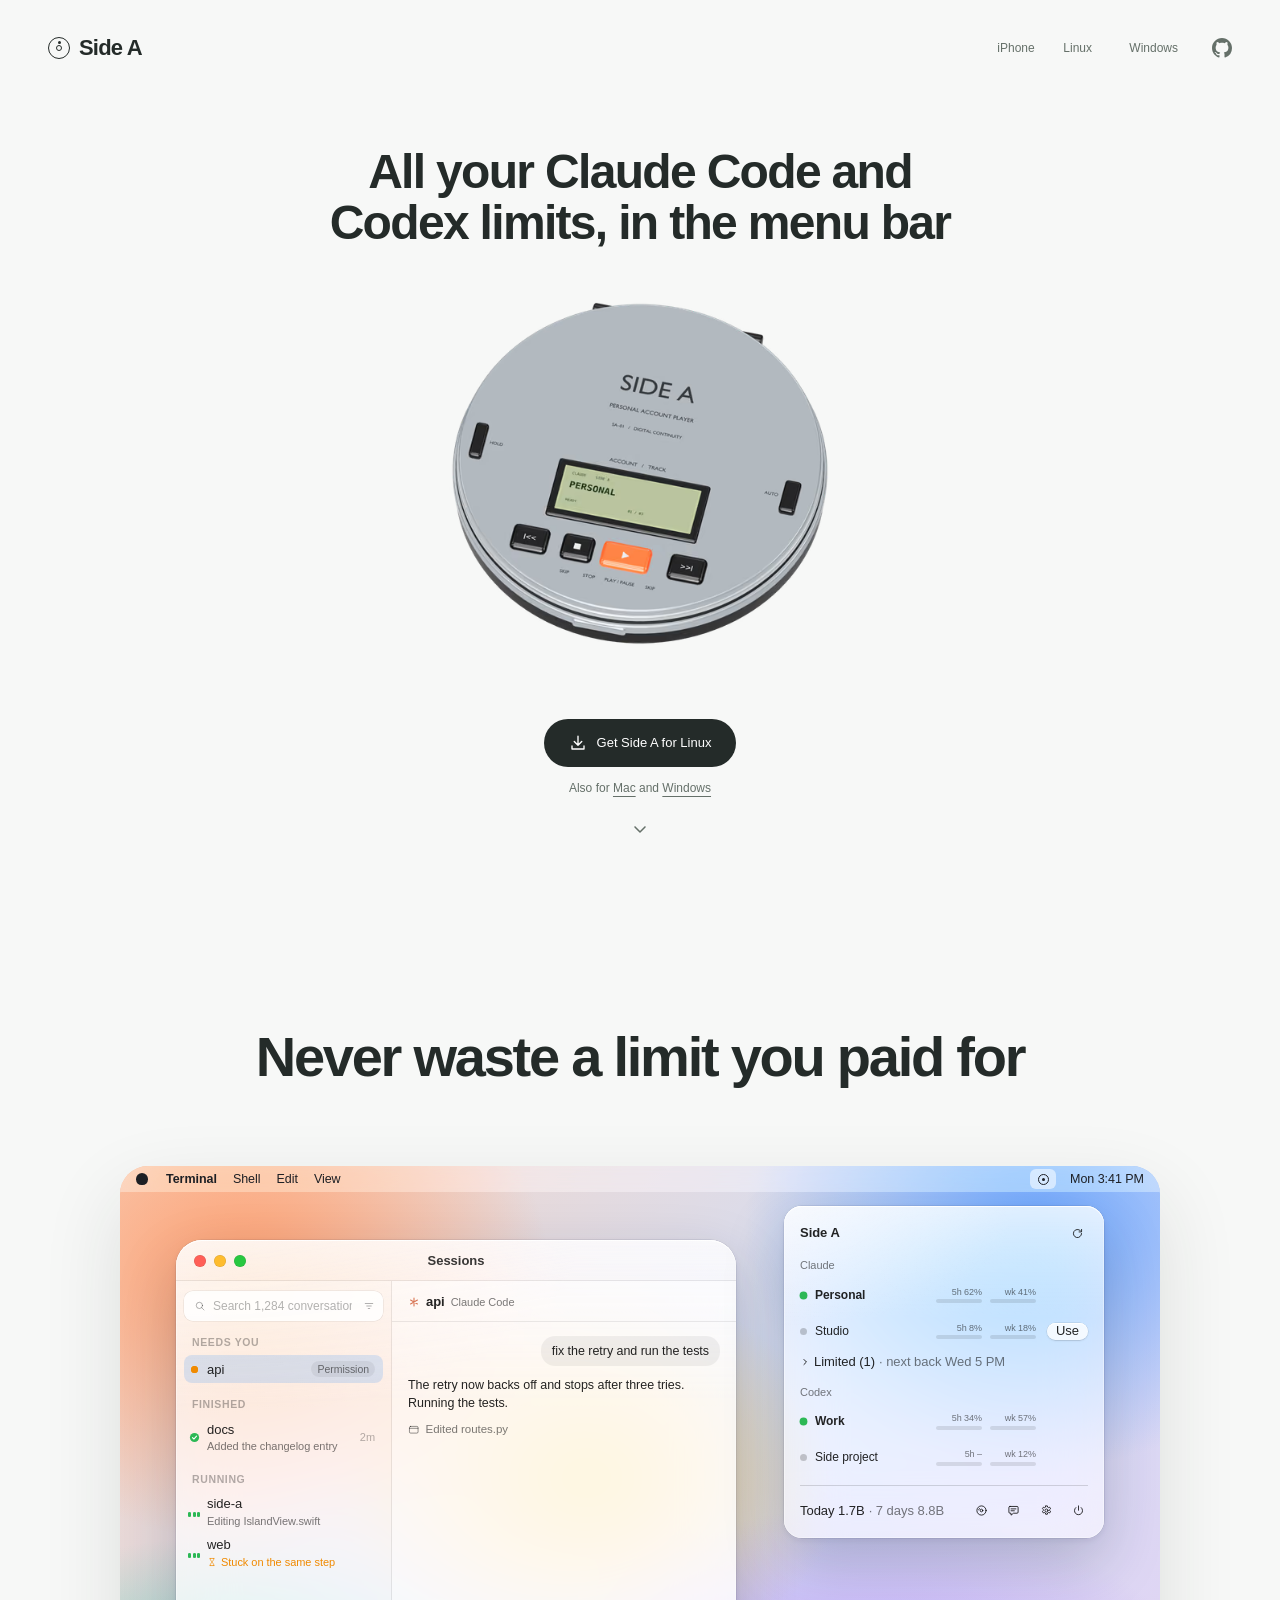
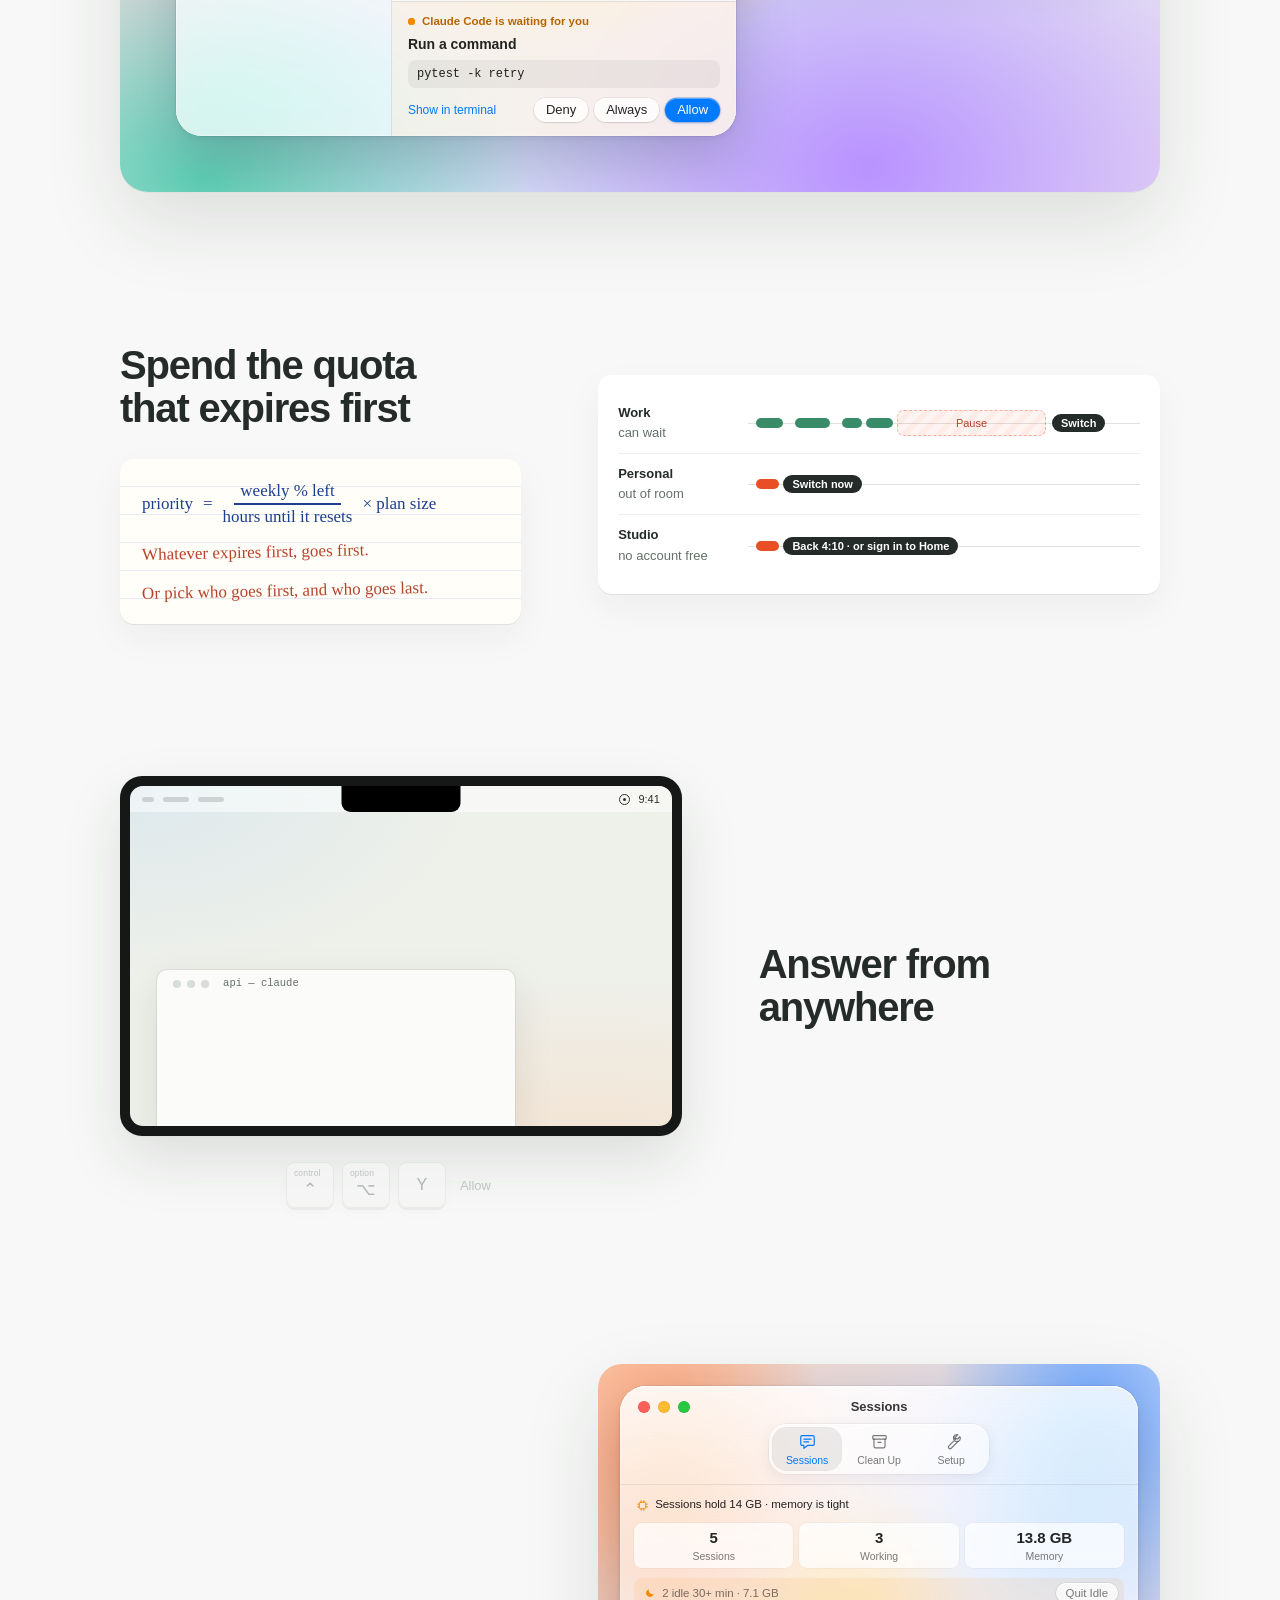
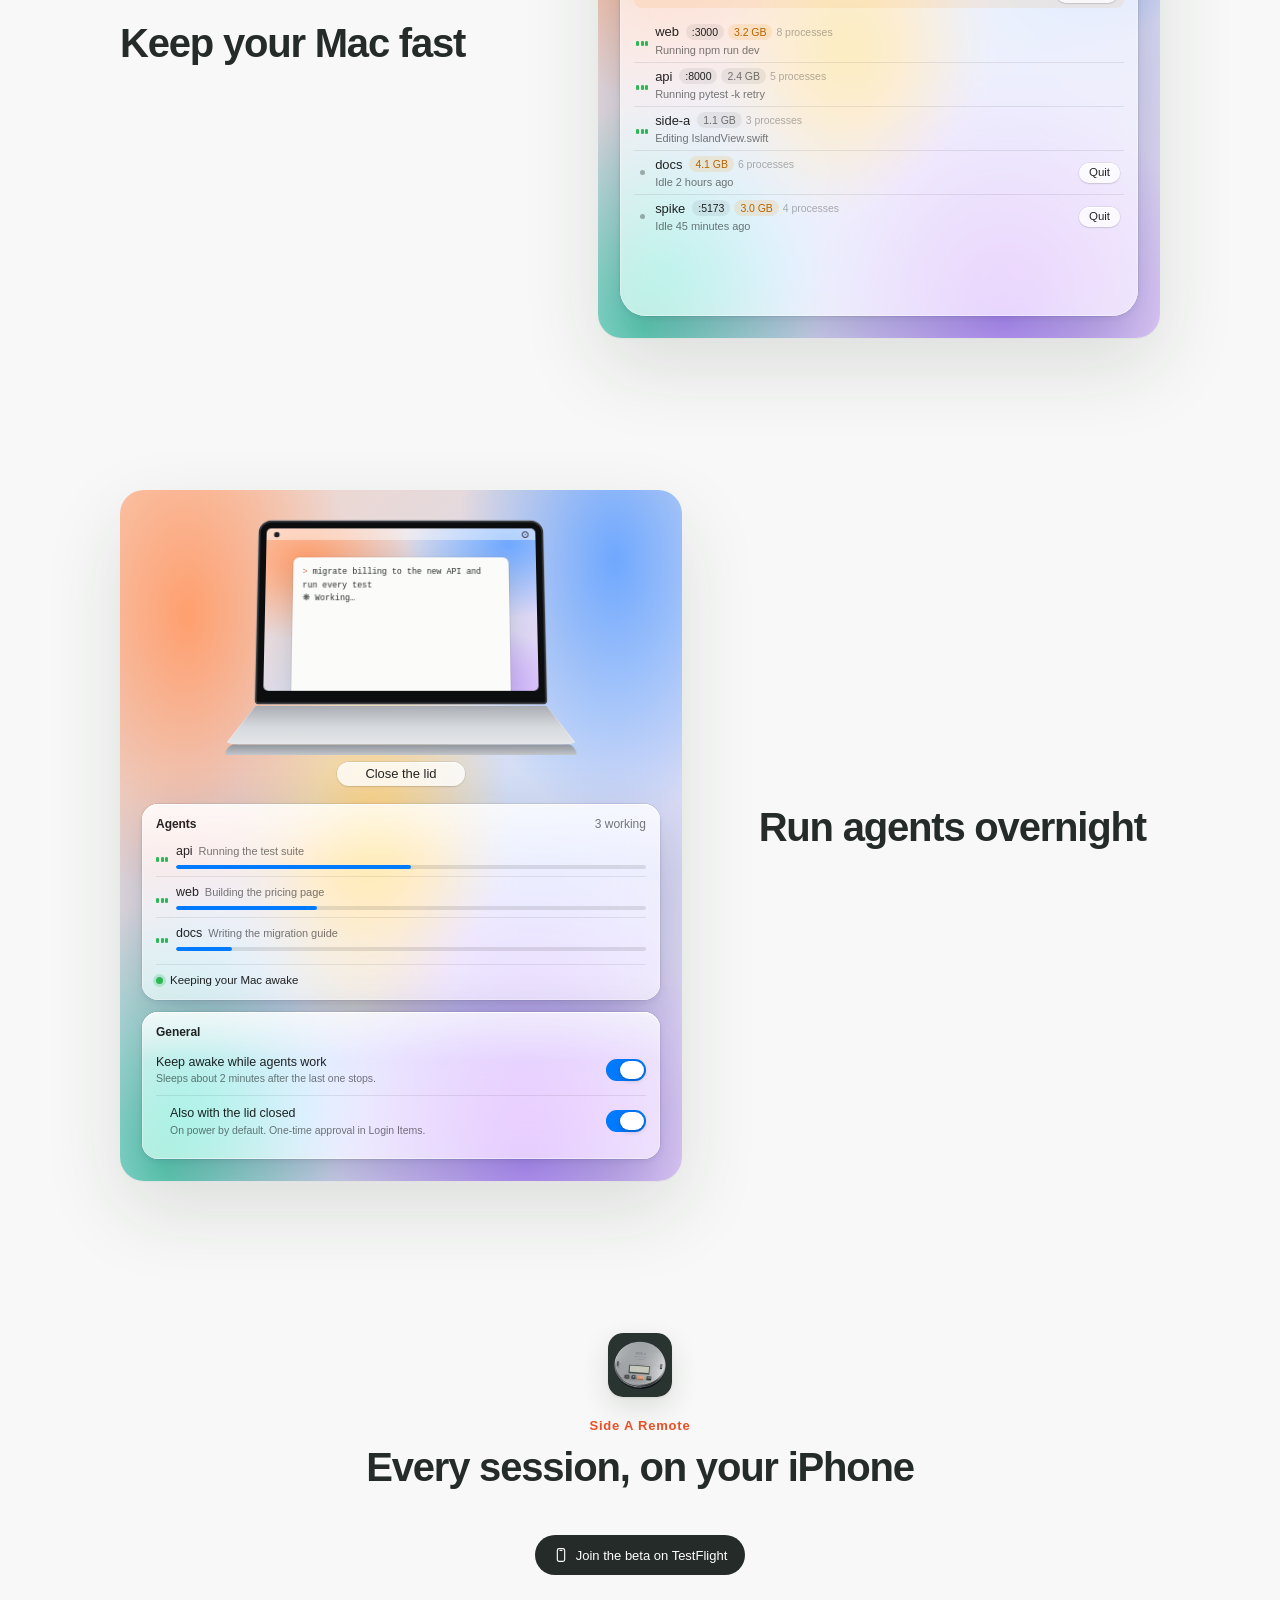
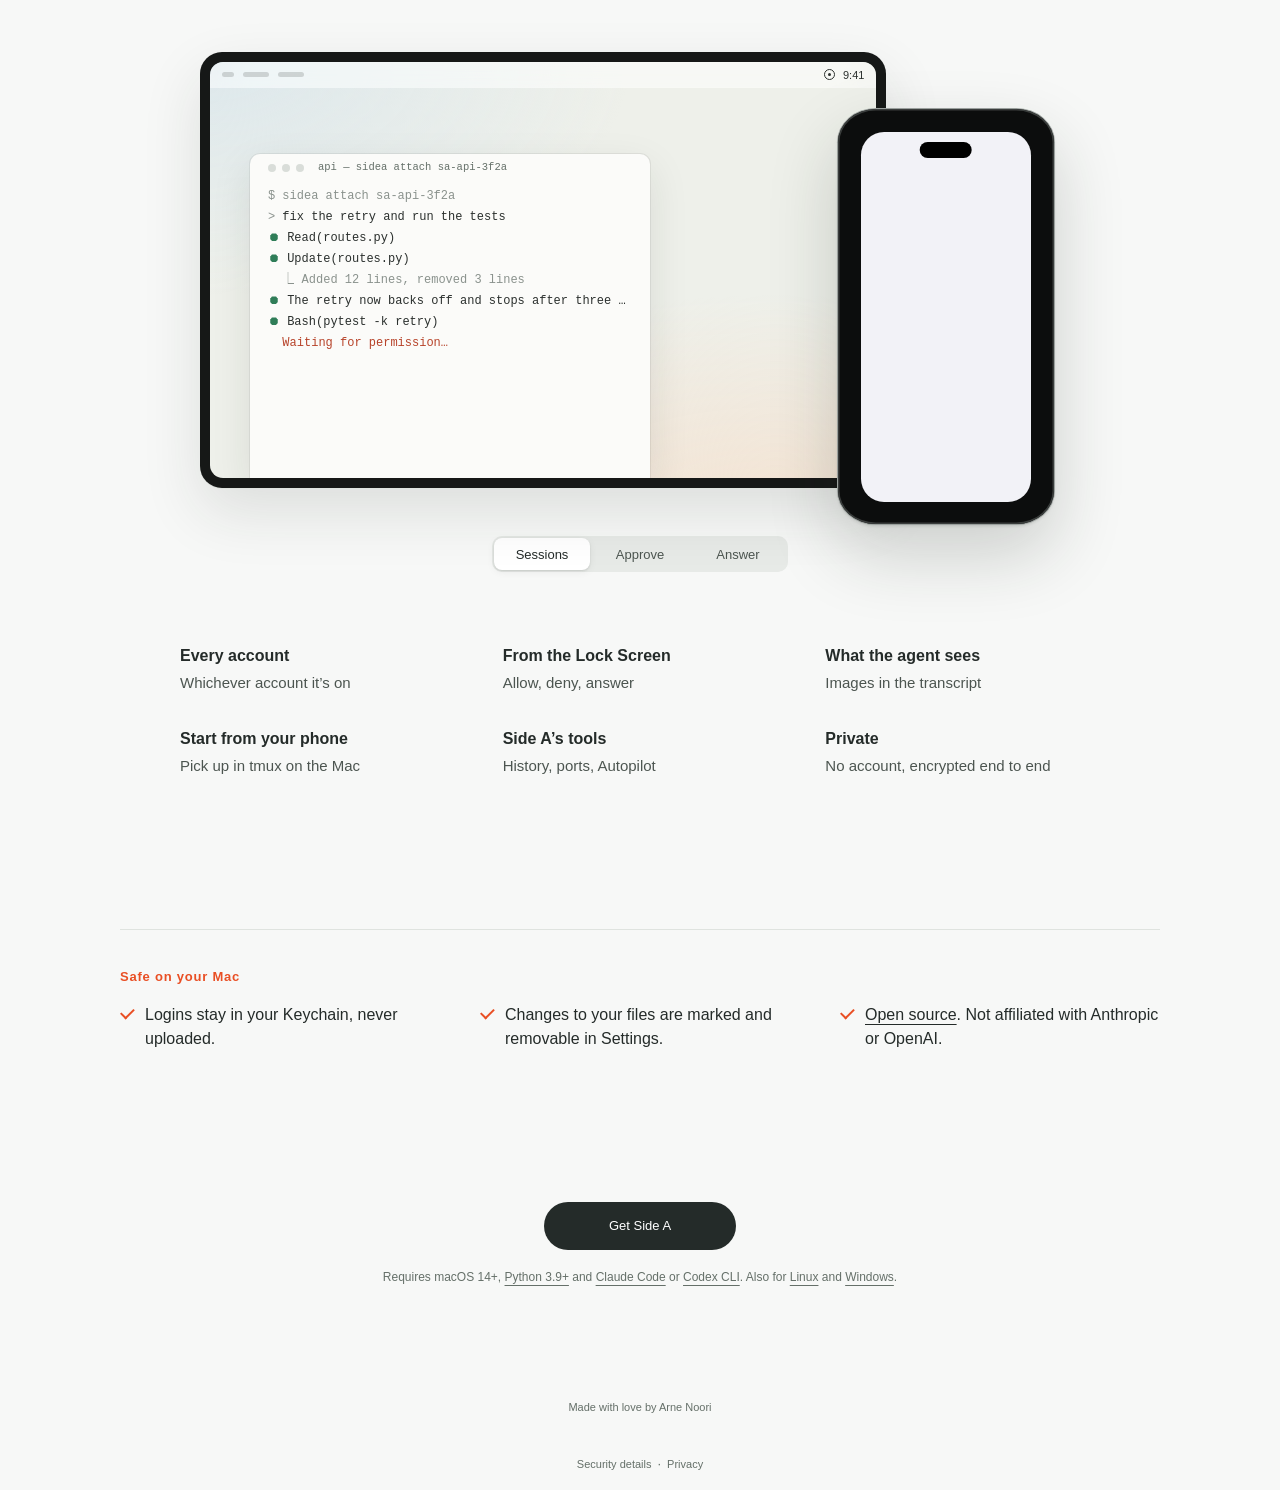
<file: docs/index.html>
<!doctype html>
<html lang="en">
<head>
  <meta charset="UTF-8" />
  <meta name="viewport" content="width=device-width, initial-scale=1" />
  <meta http-equiv="Content-Security-Policy" content="default-src 'self'; script-src 'self'; style-src 'self'; img-src 'self' data:; connect-src 'self' https://api.github.com https://us.i.posthog.com; font-src 'self'; object-src 'none'; base-uri 'self'; form-action 'none'" />
  <meta name="theme-color" content="#f7f8f7" />
  <meta name="description" content="Every Claude Code and Codex limit in your Mac menu bar. Side A uses the quota that expires first." />
  <meta property="og:title" content="Side A: use every Claude Code and Codex limit you pay for" />
  <meta property="og:description" content="Every limit in your menu bar. Side A uses the quota that expires first." />
  <meta property="og:type" content="website" />
  <meta property="og:image" content="https://getsidea.com/social.jpg" />
  <meta property="og:image:width" content="1200" />
  <meta property="og:image:height" content="630" />
  <meta property="og:url" content="https://getsidea.com/" />
  <meta name="twitter:card" content="summary_large_image" />
  <meta name="author" content="Arne Noori" />
  <meta property="og:site_name" content="Side A" />
  <meta property="og:image:alt" content="Never waste a Claude Code limit: Side A, a silver portable account player for Mac" />
  <link rel="alternate" type="text/markdown" href="https://getsidea.com/index.md" title="Product and setup guide" />
  <link rel="canonical" href="https://getsidea.com/" />
  <link rel="icon" type="image/svg+xml" href="./favicon.svg" />
  <title>Side A: usage limits and account autopilot for Claude Code and Codex</title>
  <script type="application/ld+json">{"@context":"https://schema.org","@graph":[{"@type":"SoftwareApplication","@id":"https://getsidea.com/#app","name":"Side A","url":"https://getsidea.com/","applicationCategory":"DeveloperApplication","operatingSystem":"macOS 14 or later","description":"A Mac menu bar app that shows the 5-hour and weekly usage limits of all your Claude Code and Codex accounts and switches the Mac-wide login to the account whose quota is most at risk of going unused. Signed and Apple-notarized public preview.","image":"https://getsidea.com/social.jpg","softwareRequirements":"Python 3.9 or later; Claude Code or Codex CLI.","author":{"@type":"Person","name":"Arne Noori","url":"https://arne.ai"},"featureList":["5-hour and weekly limits for every account","Mac-wide account switching","Autopilot based on expiring quota that moves running sessions, timed to keep the prompt cache","Dynamic Island for Claude Code and Codex permission requests, questions, plans and finished sessions","Running sessions with step, flags, notes and stop","Search across every Claude Code and Codex conversation","Token usage by project, day and model, with worth at API prices","5-hour window priming","Keeps the Mac awake while agents work, optionally with the lid closed, and lets it sleep when they finish"]},{"@type":"WebSite","@id":"https://getsidea.com/#website","name":"Side A","url":"https://getsidea.com/","inLanguage":"en"}]}</script>
  <script type="module" crossorigin src="./assets/main-VtoVbzsx.js"></script>
  <link rel="modulepreload" crossorigin href="./assets/release-B8xN-1T0.js">
  <link rel="stylesheet" crossorigin href="./assets/main-foANFZsY.css">
  <link rel="stylesheet" crossorigin href="./assets/style-BMEOJa5C.css">
</head>
<body>
  <div class="page">
    <header>
      <a class="wordmark" href="./" aria-label="Side A home"><span class="disc-mark" aria-hidden="true"></span>Side A</a>
      <nav><a class="quiet-button" href="#remote">iPhone</a><a class="quiet-button" href="./linux/">Linux</a><a class="quiet-button" href="./windows/">Windows</a><a class="icon-link" href="https://github.com/arnenoori/side-a-source" aria-label="Side A on GitHub" title="GitHub"><svg viewBox="0 0 16 16" aria-hidden="true"><path fill="currentColor" d="M8 0C3.58 0 0 3.58 0 8c0 3.54 2.29 6.53 5.47 7.59.4.07.55-.17.55-.38 0-.19-.01-.82-.01-1.49-2.01.37-2.53-.49-2.69-.94-.09-.23-.48-.94-.82-1.13-.28-.15-.68-.52-.01-.53.63-.01 1.08.58 1.23.82.72 1.21 1.87.87 2.33.66.07-.52.28-.87.51-1.07-1.78-.2-3.64-.89-3.64-3.95 0-.87.31-1.59.82-2.15-.08-.2-.36-1.02.08-2.12 0 0 .67-.21 2.2.82.64-.18 1.32-.27 2-.27.68 0 1.36.09 2 .27 1.53-1.04 2.2-.82 2.2-.82.44 1.1.16 1.92.08 2.12.51.56.82 1.27.82 2.15 0 3.07-1.87 3.75-3.65 3.95.29.25.54.73.54 1.48 0 1.07-.01 1.93-.01 2.2 0 .21.15.46.55.38A8.013 8.013 0 0016 8c0-4.42-3.58-8-8-8z"/></svg></a></nav>
    </header>
    <main>
      <div class="intro">
      <div class="title">
        <h1>All your Claude Code and Codex limits, in the menu bar</h1>
      </div>
      <div class="stage" id="stage" role="group" aria-label="Interactive Side A player preview">
        <picture>
          <source type="image/avif" srcset="./poster-small.avif 624w, ./poster.avif 1248w" sizes="(max-width: 600px) 90vw, 624px" />
          <img draggable="false" class="fallback" id="fallback" src="./poster.webp" srcset="./poster-small.webp 624w, ./poster.webp 1248w" sizes="(max-width: 600px) 90vw, 624px" width="1248" height="1120" alt="Side A’s silver portable account player" fetchpriority="high" decoding="async" />
        </picture>
        <canvas id="player" tabindex="0" aria-label="Try the player. Left and right arrows switch demo accounts. Enter opens the lid. Space plays or pauses." aria-describedby="model-hint"></canvas>
        <div class="sr-only" id="model-hint">Go on. Press a button.</div>
        <p class="sr-only" id="preview-status" aria-live="polite">Preview account: Personal, Claude.</p>
      </div>
      <div class="download-area">
        <a class="download" id="download" data-download href="https://github.com/arnenoori/side-a-releases/releases">
          <svg width="18" height="18" viewBox="0 0 24 24" fill="none" aria-hidden="true"><path d="M12 3v12m-5-5 5 5 5-5M4 16v4h16v-4" stroke="currentColor" stroke-width="1.8" stroke-linecap="round" stroke-linejoin="round" /></svg>
          <span id="download-label">View downloads</span>
        </a>
        <p class="also" id="also" hidden>Also for <a data-download="also" href="https://github.com/arnenoori/side-a-releases/releases">Mac</a> and <a id="also-other" href="./linux/">Linux</a></p>
        <p class="sr-only" id="release-status" role="status"></p>
        <noscript><p><a href="https://github.com/arnenoori/side-a-releases/releases">View available downloads</a></p></noscript>
      </div>
      <a class="scroll-cue" href="#how" aria-label="How it works"><svg width="20" height="20" viewBox="0 0 24 24" fill="none" aria-hidden="true"><path d="M6 9.5l6 6 6-6" stroke="currentColor" stroke-width="1.8" stroke-linecap="round" stroke-linejoin="round" /></svg></a>
      </div>
      <div class="how" id="how">
        <section class="hero">
          <h2 class="lead">Never waste a limit you paid for</h2>
          <svg class="sprite" aria-hidden="true" focusable="false">
            <symbol id="i-refresh" viewBox="0 0 24 24"><path d="M19.5 12a7.5 7.5 0 1 1-2.2-5.3" /><path d="M19.5 4.5v4.6h-4.6" /></symbol>
            <symbol id="i-chevron" viewBox="0 0 24 24"><path d="M9.5 6l6 6-6 6" /></symbol>
            <symbol id="i-plus" viewBox="0 0 24 24"><path d="M12 5.5v13M5.5 12h13" /></symbol>
            <symbol id="i-disc" viewBox="0 0 24 24"><circle cx="12" cy="12" r="8.5" /><circle cx="12" cy="12" r="2.4" /><path d="M8.2 8.2a5.4 5.4 0 0 0-1.4 2.6" /></symbol>
            <symbol id="i-gear" viewBox="0 0 24 24"><circle cx="12" cy="12" r="2.8" /><path d="M10.4 3.5h3.2l.5 2.3 1.6.9 2.2-.8 1.6 2.8-1.7 1.6v1.8l1.7 1.6-1.6 2.8-2.2-.8-1.6.9-.5 2.3h-3.2l-.5-2.3-1.6-.9-2.2.8-1.6-2.8 1.7-1.6v-1.8L4.6 8.7l1.6-2.8 2.2.8 1.6-.9z" /></symbol>
            <symbol id="i-power" viewBox="0 0 24 24"><path d="M12 3.5v8" /><path d="M7 6.6a7.5 7.5 0 1 0 10 0" /></symbol>
            <symbol id="i-people" viewBox="0 0 24 24"><circle cx="9" cy="8.2" r="3.2" /><path d="M3 19.5c.4-3.3 2.9-5.4 6-5.4s5.6 2.1 6 5.4" /><circle cx="16.6" cy="8.8" r="2.5" /><path d="M16.4 13.9c2.6.2 4.3 2 4.6 4.6" /></symbol>
            <symbol id="i-chart" viewBox="0 0 24 24"><rect x="4" y="12" width="3.6" height="8" rx=".9" /><rect x="10.2" y="5" width="3.6" height="15" rx=".9" /><rect x="16.4" y="9" width="3.6" height="11" rx=".9" /></symbol>
            <symbol id="i-bubble" viewBox="0 0 24 24"><path d="M5.5 4.5h13a2 2 0 0 1 2 2v8.5a2 2 0 0 1-2 2H12l-4.6 3.6v-3.6H5.5a2 2 0 0 1-2-2V6.5a2 2 0 0 1 2-2z" /><path d="M7.5 9h9M7.5 12.5h6" /></symbol>
            <symbol id="i-cycle" viewBox="0 0 24 24"><path d="M4.5 12a7.5 7.5 0 0 1 13-5.1l1.9 2" /><path d="M19.4 4.6v4.4H15" /><path d="M19.5 12a7.5 7.5 0 0 1-13 5.1l-1.9-2" /><path d="M4.6 19.4V15H9" /></symbol>
            <symbol id="i-search" viewBox="0 0 24 24"><circle cx="10.8" cy="10.8" r="6.3" /><path d="M15.5 15.5l4.5 4.5" /></symbol>
            <symbol id="i-filter" viewBox="0 0 24 24"><path d="M4.5 7h15M7.5 12h9M10.5 17h3" /></symbol>
            <symbol id="i-hourglass" viewBox="0 0 24 24"><path d="M7 3.5h10M7 20.5h10" /><path d="M8 3.5v2.4c0 2.6 4 3.6 4 6.1 0-2.5 4-3.5 4-6.1V3.5M8 20.5v-2.4c0-2.6 4-3.6 4-6.1 0 2.5 4 3.5 4 6.1v2.4" /></symbol>
            <symbol id="i-check-fill" viewBox="0 0 24 24"><circle cx="12" cy="12" r="10" fill="currentColor" stroke="none" /><path d="M7.6 12.3l3 3 5.8-6.2" stroke="#fff" stroke-width="2.4" /></symbol>
            <symbol id="i-asterisk" viewBox="0 0 24 24"><path d="M12 4v16M5.1 8l13.8 8M18.9 8L5.1 16" /></symbol>
            <symbol id="i-terminal" viewBox="0 0 24 24"><rect x="3" y="5" width="18" height="14" rx="2.5" /><path d="M3 9h18" /></symbol>
            <symbol id="i-chevron-up" viewBox="0 0 24 24"><path d="M6 15l6-6 6 6" /></symbol>
            <symbol id="i-reply" viewBox="0 0 24 24"><path d="M10 5.5L3.5 11.5 10 17.5v-3.7c4.6 0 8 1.3 10.5 4.7-.6-5.4-3.7-9.6-10.5-10.2z" fill="currentColor" stroke="none" /></symbol>
            <symbol id="i-code" viewBox="0 0 24 24"><path d="M8.5 7l-5 5 5 5M15.5 7l5 5-5 5" /></symbol>
            <symbol id="i-check" viewBox="0 0 24 24"><path d="M5.5 12.5l4.2 4.2 8.8-9.4" /></symbol>
            <symbol id="i-x" viewBox="0 0 24 24"><path d="M7 7l10 10M17 7L7 17" /></symbol>
            <symbol id="i-chip" viewBox="0 0 24 24"><rect x="6" y="6" width="12" height="12" rx="2" /><path d="M9.5 3v3M14.5 3v3M9.5 18v3M14.5 18v3M3 9.5h3M3 14.5h3M18 9.5h3M18 14.5h3" /></symbol>
            <symbol id="i-moon" viewBox="0 0 24 24"><path d="M19.5 14.2A7.8 7.8 0 0 1 9.8 4.5a7.8 7.8 0 1 0 9.7 9.7z" fill="currentColor" stroke="none" /></symbol>
            <symbol id="i-archive" viewBox="0 0 24 24"><rect x="3.5" y="4.5" width="17" height="4.5" rx="1.2" /><path d="M5 9v9a2 2 0 0 0 2 2h10a2 2 0 0 0 2-2V9M10 13h4" /></symbol>
            <symbol id="i-wrench" viewBox="0 0 24 24"><path d="M14.7 6.3a4.5 4.5 0 0 0 5.6 5.6l-8.6 8.6a2.1 2.1 0 0 1-3-3l8.6-8.6a4.5 4.5 0 0 1-2.6-2.6z" /><path d="M14.7 6.3a4.5 4.5 0 0 1 5.3-2.9l-2.8 2.8.5 2.1 2.1.5 2.8-2.8a4.5 4.5 0 0 1-2.3 5.9" /></symbol>
          </svg>

          <div class="desk" role="group" aria-label="Side A, rebuilt in the browser. Try the menu and the Settings window.">
            <div class="desk-bar"><span class="desk-apple" aria-hidden="true"></span><span class="desk-menus" aria-hidden="true"><b>Terminal</b><span>Shell</span><span>Edit</span><span>View</span></span><span class="desk-right"><button type="button" class="desk-status" aria-label="Side A" aria-expanded="true" aria-controls="mm"><span class="mini-disc"></span></button><span aria-hidden="true">Mon 3:41 PM</span></span></div>

            <div class="mw glass" data-mock="settings" data-mode="sessions" role="region" aria-label="Side A Sessions and Settings">
              <div class="mw-toolbar">
                <span class="lights"><button type="button" data-light="close" aria-label="Close Settings"></button><button type="button" data-light="minimize" aria-label="Minimize Settings"></button><i aria-hidden="true"></i></span>
                <p class="mw-title" aria-hidden="true">Sessions</p>
                <div class="mw-tabs" role="tablist" aria-label="Settings">
                  <button type="button" role="tab" id="mt-accounts" aria-controls="mp-accounts" aria-selected="false" tabindex="-1" data-tab="accounts"><svg aria-hidden="true"><use href="#i-people" /></svg>Accounts</button>
                  <button type="button" role="tab" id="mt-autopilot" aria-controls="mp-autopilot" aria-selected="false" tabindex="-1" data-tab="autopilot"><svg aria-hidden="true"><use href="#i-cycle" /></svg>Autopilot</button>
                  <button type="button" role="tab" id="mt-usage" aria-controls="mp-usage" aria-selected="false" tabindex="-1" data-tab="usage"><svg aria-hidden="true"><use href="#i-chart" /></svg>Usage</button>
                  <button type="button" role="tab" id="mt-general" aria-controls="mp-general" aria-selected="false" tabindex="-1" data-tab="general"><svg aria-hidden="true"><use href="#i-gear" /></svg>General</button>
                </div>
              </div>

              <div class="mw-pane form" role="tabpanel" id="mp-accounts" aria-labelledby="mt-accounts" tabindex="0" hidden>
                <p class="f-head">Claude</p>
                <div class="f-section">
                  <div class="f-row acct" data-account="personal">
                    <span class="acct-id"><b>Personal</b><small>you@example.com</small></span>
                    <span class="mini" data-pct="62"><span class="mini-l">5h 62%</span><span class="mini-bar"><i></i></span><span class="mini-r">2h 10m</span></span>
                    <span class="mini" data-pct="41"><span class="mini-l">wk 41%</span><span class="mini-bar"><i></i></span><span class="mini-r">Sat 5 PM</span></span>
                    <span class="acct-act"><span class="in-use">In use</span><button type="button" class="push" data-use="personal">Use</button></span>
                  </div>
                  <div class="f-row acct" data-account="studio">
                    <span class="acct-id"><b>Studio</b><small>studio@example.com</small></span>
                    <span class="mini" data-pct="8"><span class="mini-l">5h 8%</span><span class="mini-bar"><i></i></span><span class="mini-r">4h 2m</span></span>
                    <span class="mini" data-pct="18"><span class="mini-l">wk 18%</span><span class="mini-bar"><i></i></span><span class="mini-r">Mon 9 AM</span></span>
                    <span class="acct-act"><span class="in-use">In use</span><button type="button" class="push" data-use="studio">Use</button></span>
                  </div>
                  <div class="f-row acct" data-account="weekend">
                    <span class="acct-id"><b>Weekend</b><small>weekend@example.com</small></span>
                    <span class="mini" data-pct="0" data-empty><span class="mini-l">5h –</span><span class="mini-bar"><i></i></span><span class="mini-r">&nbsp;</span></span>
                    <span class="mini" data-pct="100"><span class="mini-l">wk 100%</span><span class="mini-bar"><i></i></span><span class="mini-r">Wed 5 PM</span></span>
                    <span class="acct-act"><span class="in-use">In use</span><button type="button" class="push" data-use="weekend">Use</button></span>
                  </div>
                </div>
                <p class="f-head">Codex</p>
                <div class="f-section">
                  <div class="f-row acct active" data-codex>
                    <span class="acct-id"><b>Work</b><small>work@example.com</small></span>
                    <span class="mini" data-pct="34"><span class="mini-l">5h 34%</span><span class="mini-bar"><i></i></span><span class="mini-r">3h 5m</span></span>
                    <span class="mini" data-pct="57"><span class="mini-l">wk 57%</span><span class="mini-bar"><i></i></span><span class="mini-r">Fri 8 AM</span></span>
                    <span class="acct-act"><span class="in-use">In use</span></span>
                  </div>
                  <div class="f-row acct" data-codex>
                    <span class="acct-id"><b>Side project</b><small>side@example.com</small></span>
                    <span class="mini" data-pct="0" data-empty><span class="mini-l">5h –</span><span class="mini-bar"><i></i></span><span class="mini-r">&nbsp;</span></span>
                    <span class="mini" data-pct="12"><span class="mini-l">wk 12%</span><span class="mini-bar"><i></i></span><span class="mini-r">Thu 2 PM</span></span>
                    <span class="acct-act"></span>
                  </div>
                </div>
                <p class="f-head">Add account</p>
                <div class="f-section">
                  <div class="f-row"><span>Agent</span><span class="segmented" role="radiogroup" aria-label="Agent"><button type="button" role="radio" aria-checked="true">Claude</button><button type="button" role="radio" aria-checked="false">Codex</button></span></div>
                  <label class="f-row"><span>Name</span><input class="field" type="text" placeholder="Personal" autocomplete="off" /></label>
                  <div class="f-row end"><button type="button" class="push" disabled>Sign in with <span data-agent>Claude</span></button></div>
                </div>
              </div>

              <div class="mw-pane form" role="tabpanel" id="mp-usage" aria-labelledby="mt-usage" tabindex="0" hidden>
                <div class="f-section tiles">
                  <div class="tile"><small>Today</small><b>1.7B</b><small>+12% vs usual by 3 PM</small></div>
                  <div class="tile"><small>7 days</small><b>8.8B</b><small>+6% vs the week before</small></div>
                  <div class="tile"><small>30 days</small><b>38.2B</b><small>tokens</small></div>
                </div>
                <p class="f-head">Worth at API prices</p>
                <div class="f-section">
                  <div class="f-row"><span>Last 7 days</span><span class="num">$2,912</span></div>
                  <div class="f-row"><span>Last 30 days</span><span class="num">$11,486</span></div>
                  <div class="f-row"><span>Opus 5.5</span><span class="num sec">$9,870</span></div>
                  <div class="f-row"><span>Sonnet 5</span><span class="num sec">$1,616</span></div>
                </div>
                <p class="f-foot">What the same Claude tokens would cost on Anthropic's API. Your plans cover them for a flat price.</p>
                <p class="f-head">Tokens per day</p>
                <div class="f-section">
                  <div class="chart" role="img" aria-label="Tokens per day for the last 30 days, between about half a billion and 2.3 billion a day.">
                    <div class="chart-plot" aria-hidden="true"><span class="grid g3">3B</span><span class="grid g2">2B</span><span class="grid g1">1B</span><span class="grid g0">0</span><div class="bars"></div></div>
                    <p class="chart-x" aria-hidden="true"><span>Sep 13</span><span>Sep 20</span><span>Sep 27</span><span>Oct 4</span><span>Oct 11</span></p>
                    <p class="chart-key" aria-hidden="true"><span class="k1">Opus 5.5</span><span class="k2">Sonnet 5</span></p>
                  </div>
                </div>
                <p class="f-head">Projects</p>
                <div class="f-section">
                  <div class="f-row share" data-pct="47"><span>web-app<span class="mini-bar wide"><i></i></span></span><span class="num">9.4B&nbsp; 47%</span></div>
                  <div class="f-row share" data-pct="30"><span>api<span class="mini-bar wide"><i></i></span></span><span class="num">6.1B&nbsp; 30%</span></div>
                  <div class="f-row share" data-pct="19"><span>mobile<span class="mini-bar wide"><i></i></span></span><span class="num">3.8B&nbsp; 19%</span></div>
                  <div class="f-row share" data-pct="4"><span>docs<span class="mini-bar wide"><i></i></span></span><span class="num">900.0M&nbsp; 4%</span></div>
                </div>
              </div>

              <div class="mw-pane s-pane" role="region" id="mp-sessions" aria-label="Sessions">
                <div class="s-side">
                  <label class="s-search"><svg aria-hidden="true"><use href="#i-search" /></svg><input type="search" placeholder="Search 1,284 conversations" aria-label="Search conversations" autocomplete="off" /><svg aria-hidden="true" class="s-filter"><use href="#i-filter" /></svg></label>
                  <div class="s-list">
                    <p class="s-label" data-label="waiting">Needs you</p>
                    <button type="button" class="s-row" data-session="api" data-group="waiting" aria-current="true"><span class="s-lead"><span class="waiting-dot orig"></span><span class="eq alt"><i></i><i></i><i></i></span></span><span class="s-main"><span class="s-title">api</span><span class="s-sub alt" data-run>Running pytest -k retry</span></span><span class="chip orig">Permission</span></button>
                    <p class="s-label" data-label="finished">Finished</p>
                    <button type="button" class="s-row tall" data-session="docs" data-group="finished"><span class="s-lead"><svg class="ok orig" aria-hidden="true"><use href="#i-check-fill" /></svg><span class="eq alt"><i></i><i></i><i></i></span></span><span class="s-main"><span class="s-title">docs</span><span class="s-sub orig">Added the changelog entry</span><span class="s-sub alt">Working</span></span><span class="s-when orig">2m</span></button>
                    <p class="s-label" data-label="running">Running</p>
                    <button type="button" class="s-row tall" data-session="side-a" data-group="running"><span class="s-lead"><span class="eq"><i></i><i></i><i></i></span></span><span class="s-main"><span class="s-title">side-a</span><span class="s-sub" data-steps="Editing IslandView.swift|Running swift test|Reading IslandModel.swift">Editing IslandView.swift</span></span></button>
                    <button type="button" class="s-row tall" data-session="web" data-group="running"><span class="s-lead"><span class="eq"><i></i><i></i><i></i></span></span><span class="s-main"><span class="s-title">web</span><span class="s-sub warn orig"><svg aria-hidden="true"><use href="#i-hourglass" /></svg>Stuck on the same step</span><span class="s-sub mail alt" data-mail-line>Note waits for its next step</span></span></button>
                    <p class="s-empty" hidden>Nothing matches</p>
                  </div>
                </div>
                <div class="s-view">
                  <div class="v" data-view="api">
                    <p class="v-head"><svg aria-hidden="true"><use href="#i-asterisk" /></svg>api <small>Claude Code</small></p>
                    <div class="v-body">
                      <p class="msg user">fix the retry and run the tests</p>
                      <p class="msg">The retry now backs off and stops after three tries. Running the tests.</p>
                      <p class="tool"><svg aria-hidden="true"><use href="#i-terminal" /></svg>Edited routes.py</p>
                      <p class="msg late">All 48 tests pass.</p>
                    </div>
                    <div class="req">
                      <p class="req-kicker"><span class="waiting-dot"></span>Claude Code is waiting for you</p>
                      <p class="req-head">Run a command</p>
                      <p class="req-detail">pytest -k retry</p>
                      <div class="req-actions"><span class="link">Show in terminal</span><span class="spacer"></span><button type="button" class="push" data-answer="Denied">Deny</button><button type="button" class="push" data-answer="Always allowed pytest">Always</button><button type="button" class="push prominent" data-answer="Allowed">Allow</button></div>
                    </div>
                    <p class="req-done" role="status"></p>
                  </div>
                  <div class="v" data-view="docs" hidden>
                    <p class="v-head"><svg aria-hidden="true"><use href="#i-asterisk" /></svg>docs <small>Claude Code</small></p>
                    <div class="v-body">
                      <p class="msg user">add a changelog entry for the retry fix</p>
                      <p class="tool"><svg aria-hidden="true"><use href="#i-terminal" /></svg>Edited CHANGELOG.md</p>
                      <p class="msg">Added the changelog entry under 0.5.26.</p>
                    </div>
                    <form class="reply" action="#"><input type="text" placeholder="Reply to docs" aria-label="Reply to docs" autocomplete="off" /><button type="submit" class="push prominent">Send</button></form>
                  </div>
                  <div class="v" data-view="side-a" hidden>
                    <p class="v-head"><svg aria-hidden="true"><use href="#i-asterisk" /></svg>side-a <small>Claude Code</small></p>
                    <div class="v-body">
                      <p class="msg user">make the island spring a little softer</p>
                      <p class="tool"><svg aria-hidden="true"><use href="#i-terminal" /></svg>Read IslandView.swift</p>
                      <p class="msg">Lowering the damping to 0.8 and checking the tests.</p>
                    </div>
                  </div>
                  <div class="v" data-view="web" hidden>
                    <p class="v-head"><svg aria-hidden="true"><use href="#i-asterisk" /></svg>web <small>Claude Code</small></p>
                    <div class="v-body">
                      <p class="msg user">ship the new pricing page</p>
                      <p class="tool"><svg aria-hidden="true"><use href="#i-terminal" /></svg>Running npm run build</p>
                    </div>
                    <div class="stuck">
                      <p>Its transcript hasn't moved in a while. A long command may still be running.</p>
                      <div class="req-actions"><span class="spacer"></span><button type="button" class="push" data-mail="Stops before its next step">Stop</button><button type="button" class="push" data-mail="Note waits for its next step">Send a Note…</button></div>
                    </div>
                  </div>
                </div>
              </div>

              <div class="mw-pane form" role="tabpanel" id="mp-autopilot" aria-labelledby="mt-autopilot" tabindex="0" hidden>
                <div class="f-section">
                  <div class="f-row"><span class="f-label"><b class="big">Autopilot</b><small data-autopilot-status>On. Using Personal. Warms up idle windows from 8:30.</small></span><button type="button" class="switch" role="switch" aria-checked="true" aria-label="Autopilot" data-autopilot><span></span></button></div>
                  <div class="f-row"><span class="f-label">Move at<small>When an account reaches this much of its 5-hour or weekly limit, Autopilot moves your sessions to another.</small></span><span class="popup">95%</span></div>
                </div>
                <p class="f-head">Left across your accounts</p>
                <div class="f-section">
                  <div class="f-row"><span class="f-label">All accounts<small>Weekend is back Wed 5 PM</small></span><span>5-hour 75% left · week 47% left</span></div>
                </div>
                <p class="f-head">Up next</p>
                <div class="f-section">
                  <div class="f-row rank" data-rank="personal" data-pct="100"><b>Personal</b><span class="mini-bar wide"><i></i></span><span class="hand">1.4/h</span><span class="rank-tag"></span></div>
                  <div class="f-row rank" data-rank="studio" data-pct="64"><b>Studio</b><span class="mini-bar wide"><i></i></span><span class="hand">0.9/h</span><span class="rank-tag"></span></div>
                  <div class="f-row rank" data-rank="weekend" data-pct="3"><b>Weekend</b><span class="mini-bar wide"><i></i></span><span class="hand">–</span><span class="rank-tag">Limited</span></div>
                </div>
                <p class="f-foot hand">weekly % left ÷ hours until it resets × plan size</p>
              </div>

              <div class="mw-pane form" role="tabpanel" id="mp-general" aria-labelledby="mt-general" tabindex="0" hidden>
                <div class="f-section">
                  <div class="f-row"><span class="f-label">Open at login</span><button type="button" class="switch" role="switch" aria-checked="true" aria-label="Open at login"><span></span></button></div>
                  <div class="f-row"><span class="f-label">Show only in the menu bar</span><button type="button" class="switch" role="switch" aria-checked="true" aria-label="Show only in the menu bar"><span></span></button></div>
                  <div class="f-row"><span class="f-label">Sound effects<small>Soft player clicks when the account changes, a session resumes, or one needs you.</small></span><button type="button" class="switch" role="switch" aria-checked="true" aria-label="Sound effects"><span></span></button></div>
                  <div class="f-row"><span class="f-label">Notify when a session needs you<small>When Claude Code asks for permission or input, even with Side A closed.</small></span><button type="button" class="switch" role="switch" aria-checked="false" aria-label="Notify when a session needs you"><span></span></button></div>
                </div>
                <div class="f-section">
                  <div class="f-row"><span class="f-label">Dynamic Island<small>Answer Claude Code and Codex from the notch, and see account changes as they happen.</small></span><button type="button" class="switch" role="switch" aria-checked="true" aria-label="Dynamic Island"><span></span></button></div>
                </div>
                <div class="f-section">
                  <div class="f-row"><span class="f-label">Keep awake while agents work<small>While a session works, your Mac stays awake. It can sleep about 2 minutes after the last one stops.</small></span><button type="button" class="switch" role="switch" aria-checked="true" aria-label="Keep awake while agents work"><span></span></button></div>
                  <div class="f-row"><span class="f-label">Also with the lid closed<small>Close the lid and agents keep running. On power by default. One-time approval in Login Items.</small></span><button type="button" class="switch" role="switch" aria-checked="false" aria-label="Also with the lid closed"><span></span></button></div>
                </div>
              </div>
            </div>

            <div class="mm glass" id="mm" data-mock="menu" role="region" aria-label="Side A menu">
              <div class="mm-head"><p class="mm-title">Side A</p><button type="button" class="mm-icon" data-refresh aria-label="Refresh usage"><svg aria-hidden="true"><use href="#i-refresh" /></svg></button></div>
              <div class="mm-group">
                <p class="mm-provider">Claude</p>
                <div class="mm-row active" data-account="personal">
                  <span class="mm-dot"></span><span class="mm-name">Personal</span>
                  <span class="mini" data-pct="62" data-live><span class="mini-l">5h 62%</span><span class="mini-bar"><i></i></span></span>
                  <span class="mini" data-pct="41"><span class="mini-l">wk 41%</span><span class="mini-bar"><i></i></span></span>
                  <span class="mm-use"><button type="button" class="mini-btn" data-use="personal">Use</button></span>
                </div>
                <div class="mm-row" data-account="studio">
                  <span class="mm-dot"></span><span class="mm-name">Studio</span>
                  <span class="mini" data-pct="8"><span class="mini-l">5h 8%</span><span class="mini-bar"><i></i></span></span>
                  <span class="mini" data-pct="18"><span class="mini-l">wk 18%</span><span class="mini-bar"><i></i></span></span>
                  <span class="mm-use"><button type="button" class="mini-btn" data-use="studio">Use</button></span>
                </div>
                <button type="button" class="mm-limited" aria-expanded="false" aria-controls="mm-limited-rows"><svg aria-hidden="true"><use href="#i-chevron" /></svg>Limited (1) <span class="sec">· next back Wed 5 PM</span></button>
                <div id="mm-limited-rows" hidden>
                  <div class="mm-row" data-account="weekend">
                    <span class="mm-dot"></span><span class="mm-name">Weekend<small>Back Wed 5 PM</small></span>
                    <span class="mini" data-pct="0" data-empty><span class="mini-l">5h –</span><span class="mini-bar"><i></i></span></span>
                    <span class="mini" data-pct="100"><span class="mini-l">wk 100%</span><span class="mini-bar"><i></i></span></span>
                    <span class="mm-use"><button type="button" class="mini-btn" data-use="weekend">Use</button></span>
                  </div>
                </div>
              </div>
              <div class="mm-group">
                <p class="mm-provider">Codex</p>
                <div class="mm-row active" data-codex>
                  <span class="mm-dot"></span><span class="mm-name">Work</span>
                  <span class="mini" data-pct="34"><span class="mini-l">5h 34%</span><span class="mini-bar"><i></i></span></span>
                  <span class="mini" data-pct="57"><span class="mini-l">wk 57%</span><span class="mini-bar"><i></i></span></span>
                  <span class="mm-use"></span>
                </div>
                <div class="mm-row" data-codex>
                  <span class="mm-dot"></span><span class="mm-name">Side project</span>
                  <span class="mini" data-pct="0" data-empty><span class="mini-l">5h –</span><span class="mini-bar"><i></i></span></span>
                  <span class="mini" data-pct="12"><span class="mini-l">wk 12%</span><span class="mini-bar"><i></i></span></span>
                  <span class="mm-use"></span>
                </div>
              </div>
              <hr />
              <div class="mm-foot">
                <button type="button" class="mm-today" data-open="usage" aria-label="Usage: today 1.7B, 7 days 8.8B"><span>Today 1.7B</span><span class="sec">· 7 days 8.8B</span></button>
                <span class="spacer"></span>
                <button type="button" class="mm-icon" data-spin aria-label="Spin the disc"><svg aria-hidden="true"><use href="#i-disc" /></svg></button>
                <button type="button" class="mm-icon" data-open="sessions" aria-label="Sessions"><svg aria-hidden="true"><use href="#i-bubble" /></svg></button>
                <button type="button" class="mm-icon" data-open="general" aria-label="Settings"><svg aria-hidden="true"><use href="#i-gear" /></svg></button>
                <button type="button" class="mm-icon" data-quit-app aria-label="Quit Side A"><svg aria-hidden="true"><use href="#i-power" /></svg></button>
              </div>
            </div>
          </div>
        </section>

        <section class="pillar" id="switch" data-demo>
          <div class="pillar-text">
            <h2>Spend the quota that expires first</h2>
            <div class="paper aside" role="img" aria-label="Priority equals weekly percent left divided by hours until it resets, times plan size. Whatever expires first goes first, or choose which account goes first and which goes last.">
              <div class="hand formula" aria-hidden="true">
                <span>priority</span><span>=</span>
                <span class="frac"><span>weekly % left</span><span>hours until it resets</span></span>
                <span>&times; plan size</span>
              </div>
              <p class="hand note" aria-hidden="true"><span class="note-mark">Whatever expires first, goes first.<svg viewBox="0 0 300 10" preserveAspectRatio="none"><path d="M2 6 C 60 2, 120 9, 180 5 S 270 3, 298 6" /></svg></span></p>
              <p class="hand note" aria-hidden="true">Or pick who goes first, and who goes last.</p>
            </div>
          </div>
          <div class="pillar-demo">
            <div class="timeline" role="img" aria-label="Animation: Work's switch can wait, so it happens after its session pauses. Personal is out of room, so it switches at once. Studio is full with no account free, so Side A says when it's back and what would free it.">
              <div class="lane" aria-hidden="true">
                <p class="lane-label"><b>Work</b> can wait</p>
                <div class="track">
                  <i class="act a1"></i><i class="act a2"></i><i class="act a3"></i><i class="act a4"></i>
                  <span class="quiet"><span>Pause</span></span>
                  <span class="trade t-late">Switch</span>
                </div>
              </div>
              <div class="lane" aria-hidden="true">
                <p class="lane-label"><b>Personal</b> out of room</p>
                <div class="track">
                  <i class="act b1"></i>
                  <span class="trade t-now">Switch now</span>
                </div>
              </div>
              <div class="lane" aria-hidden="true">
                <p class="lane-label"><b>Studio</b> no account free</p>
                <div class="track">
                  <i class="act b1"></i>
                  <span class="trade t-now">Back 4:10 · or sign in to Home</span>
                </div>
              </div>
            </div>
          </div>
        </section>

        <section class="pillar" id="island" data-demo>
          <div class="pillar-text">
            <h2>Answer from anywhere</h2>
          </div>
          <div class="pillar-demo">
            <div class="island-demo" data-state="rest">
              <div class="mac">
                <div class="screen">
                  <div class="menubar" aria-hidden="true"><span class="menubar-left"><i></i><i></i><i></i></span><span class="menubar-right"><span class="mini-disc"></span>9:41</span></div>
                  <div class="term" aria-hidden="true">
                    <div class="term-bar"><i></i><i></i><i></i><span data-term-title>api — claude</span></div>
                    <div class="term-lines"></div>
                  </div>
                  <div class="island" role="region" aria-label="Dynamic Island">
                    <div class="island-body">
                      <button type="button" class="pane strip" data-pane="compact" aria-label="A request is waiting. Open it.">
                        <span class="strip-l" data-glyph></span><span class="strip-gap"></span><span class="strip-r"><span class="beacon"></span></span>
                      </button>
                      <div class="pane strip" data-pane="ok">
                        <span class="strip-l" data-glyph></span><span class="strip-gap"></span><span class="strip-r" data-result></span>
                      </div>
                      <div class="pane card" data-pane="ask">
                        <div class="band"><span class="band-l"><span data-glyph></span><span data-agent>Claude Code</span></span><span class="band-gap"></span><span class="band-r"><button type="button" class="i-icon" data-act="collapse" aria-label="Collapse"><svg aria-hidden="true"><use href="#i-chevron-up" /></svg></button></span></div>
                        <div class="card-body">
                          <p class="i-context"><span data-title>api</span><span class="dim" data-place>  ·  Personal</span></p>
                          <p class="i-head">Run a command</p>
                          <p class="i-cmd"><span class="dim">$ </span><span data-cmd>pytest -k retry</span></p>
                          <div class="i-buttons"><button type="button" class="i-btn" data-act="deny">Deny</button><button type="button" class="i-btn" data-act="always">Always</button><button type="button" class="i-btn primary" data-act="allow">Allow</button></div>
                          <div class="i-foot"><button type="button" class="i-quiet" data-act="terminal">Show terminal</button><span class="spacer"></span><span class="i-keys" aria-hidden="true"><span><kbd>⌃⌥Y</kbd>allow</span><span class="opt"><kbd>⌃⌥N</kbd>deny</span></span></div>
                        </div>
                      </div>
                      <div class="pane card event" data-pane="done">
                        <div class="band"><span class="band-l done-l"><svg aria-hidden="true"><use href="#i-check-fill" /></svg>Done</span><span class="band-gap"></span><span class="band-r"></span></div>
                        <div class="event-row">
                          <p class="event-text"><b data-title>docs</b><span data-summary>Added the changelog entry.</span></p>
                          <button type="button" class="i-icon" data-act="reply" aria-label="Reply"><svg aria-hidden="true"><use href="#i-reply" /></svg></button>
                          <button type="button" class="i-btn primary pill" data-act="go">Go</button>
                        </div>
                      </div>
                      <div class="pane card" data-pane="reply">
                        <div class="band"><span class="band-l"><span class="disc"></span>Ready for you</span><span class="band-gap"></span><span class="band-r"><button type="button" class="i-icon" data-act="collapse" aria-label="Collapse"><svg aria-hidden="true"><use href="#i-chevron-up" /></svg></button></span></div>
                        <form class="i-reply" action="#">
                          <p class="i-context"><span data-glyph></span><b data-title>docs</b></p>
                          <div class="i-field-row"><input class="i-field" type="text" autocomplete="off" aria-label="Next task" placeholder="Next task…" /><button type="submit" class="i-btn primary pill">Send</button></div>
                          <p class="i-hint">Wakes the session with this as its next task.</p>
                        </form>
                      </div>
                    </div>
                  </div>
                </div>
              </div>
              <button type="button" class="keys" data-act="key">
                <span class="key" data-key="ctrl" aria-hidden="true"><small>control</small>⌃</span><span class="key" data-key="opt" aria-hidden="true"><small>option</small>⌥</span><span class="key letter" data-key="letter" aria-hidden="true">Y</span>
                <span class="keys-label">Allow</span>
              </button>
              <p class="sr-only" role="status" data-announce></p>
            </div>
          </div>
        </section>

        <section class="pillar" id="background" data-demo>
          <div class="pillar-text">
            <h2>Keep your Mac fast</h2>
          </div>
          <div class="pillar-demo">
            <div class="desk solo" data-live-mock role="group" aria-label="Side A's Sessions, Clean Up and Setup, rebuilt in the browser. The buttons work; the data is a demo.">
              <div class="mw glass">
                <div class="mw-toolbar">
                  <span class="lights" aria-hidden="true"><i></i><i></i><i></i></span>
                  <p class="mw-title" aria-hidden="true">Sessions</p>
                  <div class="mw-tabs" role="tablist" aria-label="Side A">
                    <button type="button" role="tab" id="lt-sessions" aria-controls="lp-sessions" aria-selected="true" data-tab="sessions"><svg aria-hidden="true"><use href="#i-bubble" /></svg>Sessions</button>
                    <button type="button" role="tab" id="lt-cleanup" aria-controls="lp-cleanup" aria-selected="false" tabindex="-1" data-tab="cleanup"><svg aria-hidden="true"><use href="#i-archive" /></svg>Clean Up</button>
                    <button type="button" role="tab" id="lt-setup" aria-controls="lp-setup" aria-selected="false" tabindex="-1" data-tab="setup"><svg aria-hidden="true"><use href="#i-wrench" /></svg>Setup</button>
                  </div>
                </div>

                <div class="mw-pane lv" role="tabpanel" id="lp-sessions" aria-labelledby="lt-sessions">
                  <p class="tight" data-tight><svg aria-hidden="true"><use href="#i-chip" /></svg><span data-tight-text>Sessions hold 14 GB · memory is tight</span></p>
                  <div class="lv-tiles">
                    <p><b data-n="sessions">5</b><small>Sessions</small></p>
                    <p><b data-n="working">3</b><small>Working</small></p>
                    <p><b data-n="memory">13.8 GB</b><small>Memory</small></p>
                  </div>
                  <div class="stale" data-stale><svg aria-hidden="true"><use href="#i-moon" /></svg><span data-stale-text>2 idle 30+ min · 7.1 GB</span><span class="spacer"></span><button type="button" class="push small" data-quit-idle>Quit Idle</button></div>
                  <ul class="lv-list">
                    <li class="lv-row" data-name="web" data-mb="3277" data-procs="8" data-busy>
                      <span class="s-lead"><span class="eq"><i></i><i></i><i></i></span></span>
                      <span class="lv-main"><span class="lv-top"><span class="lv-title">web</span><button type="button" class="chip port" data-port="3000" data-cmd="node" data-mb="410">:3000</button><span class="chip mem"></span><span class="lv-procs"></span></span><span class="lv-sub">Running npm run dev</span></span>
                    </li>
                    <li class="lv-row" data-name="api" data-mb="2458" data-procs="5" data-busy>
                      <span class="s-lead"><span class="eq"><i></i><i></i><i></i></span></span>
                      <span class="lv-main"><span class="lv-top"><span class="lv-title">api</span><button type="button" class="chip port" data-port="8000" data-cmd="uvicorn" data-mb="220">:8000</button><span class="chip mem"></span><span class="lv-procs"></span></span><span class="lv-sub">Running pytest -k retry</span></span>
                    </li>
                    <li class="lv-row" data-name="side-a" data-mb="1126" data-procs="3" data-busy>
                      <span class="s-lead"><span class="eq"><i></i><i></i><i></i></span></span>
                      <span class="lv-main"><span class="lv-top"><span class="lv-title">side-a</span><span class="chip mem"></span><span class="lv-procs"></span></span><span class="lv-sub">Editing IslandView.swift</span></span>
                    </li>
                    <li class="lv-row" data-name="docs" data-mb="4198" data-procs="6" data-idle>
                      <span class="s-lead"><span class="idle-dot"></span></span>
                      <span class="lv-main"><span class="lv-top"><span class="lv-title">docs</span><span class="chip mem"></span><span class="lv-procs"></span></span><span class="lv-sub">Idle 2 hours ago</span></span>
                      <button type="button" class="push small" data-quit aria-label="Quit docs">Quit</button>
                    </li>
                    <li class="lv-row" data-name="spike" data-mb="3072" data-procs="4" data-idle>
                      <span class="s-lead"><span class="idle-dot"></span></span>
                      <span class="lv-main"><span class="lv-top"><span class="lv-title">spike</span><button type="button" class="chip port" data-port="5173" data-cmd="vite" data-mb="180">:5173</button><span class="chip mem"></span><span class="lv-procs"></span></span><span class="lv-sub">Idle 45 minutes ago</span></span>
                      <button type="button" class="push small" data-quit aria-label="Quit spike">Quit</button>
                    </li>
                  </ul>
                  <p class="lv-note" role="status"><span data-note></span><button type="button" class="link-btn" data-undo hidden>Undo</button></p>
                </div>

                <div class="mw-pane form" role="tabpanel" id="lp-cleanup" aria-labelledby="lt-cleanup" tabindex="0" hidden>
                  <p class="f-head">Conversations on disk</p>
                  <div class="f-section">
                    <div class="f-row"><span class="sec" data-disk>2.8 GB · Claude 2.3 GB · Codex 530 MB</span></div>
                    <div class="f-row proj"><span>demo-app</span><span class="mini-bar wide" data-p="100"><i></i></span><span class="num sec">1.2 GB</span></div>
                    <div class="f-row proj"><span>demo-site</span><span class="mini-bar wide" data-p="53"><i></i></span><span class="num sec">640 MB</span></div>
                    <div class="f-row proj"><span>demo-cli</span><span class="mini-bar wide" data-p="39"><i></i></span><span class="num sec">470 MB</span></div>
                    <div class="f-row"><span class="f-label"><span data-old>318 conversations, 1.05 GB</span><small data-old-note>Untouched for 90 days. Pinned and running ones stay.</small></span><button type="button" class="push" data-archive>Archive</button></div>
                  </div>
                  <p class="f-head">Git worktrees</p>
                  <p class="f-sub">Merged or untouched for a week</p>
                  <div class="f-section">
                    <div class="f-row wt"><span class="f-label">search<small>~/Code/demo-app/.claude/worktrees/search</small></span><span class="wt-meta">merged · 12 days ago</span><button type="button" class="push" data-remove aria-label="Remove worktree search">Remove</button></div>
                    <div class="f-row wt"><span class="f-label">island<small>~/Code/demo-app/.claude/worktrees/island</small></span><span class="wt-meta">has changes · 9 days ago</span><button type="button" class="push" disabled title="Has changes">Remove</button></div>
                  </div>
                  <p class="f-sub">Active</p>
                  <div class="f-section">
                    <div class="f-row wt"><span class="f-label">pricing<small>~/Code/demo-site-pricing</small></span><span class="wt-meta">1 hour ago</span><button type="button" class="push" data-remove aria-label="Remove worktree pricing">Remove</button></div>
                  </div>
                </div>

                <div class="mw-pane form" role="tabpanel" id="lp-setup" aria-labelledby="lt-setup" tabindex="0" hidden>
                  <p class="f-head">Tools</p>
                  <div class="f-section">
                    <div class="f-row"><span>Claude Code</span><span class="sec trunc">2.1.296 at ~/.local/bin/claude</span></div>
                    <div class="f-row"><span>Codex CLI</span><span class="sec trunc">0.162.1 at /opt/homebrew/bin/codex</span></div>
                  </div>
                  <div class="f-head split"><span>MCP servers</span><button type="button" class="push small" data-check>Check connections</button></div>
                  <div class="f-section">
                    <div class="f-row srv" data-srv="connected"><span class="dot" role="img" aria-label="Not checked"></span><span class="f-label"><span>docs <span class="sec">user</span></span><small>HTTP  https://mcp.example.com/mcp</small><small class="ter">header Authorization</small></span></div>
                    <div class="f-row srv" data-srv="failed"><span class="dot" role="img" aria-label="Not checked"></span><span class="f-label"><span>simulator <span class="sec">project app</span></span><small>STDIO  npx</small><small class="ter">env SIM_TOKEN</small></span></div>
                    <div class="f-row srv"><span class="dot" role="img" aria-label="Not checked"></span><span class="f-label"><span>tracker <span class="sec">Codex, off</span></span><small>HTTP  https://tracker.example.com/mcp</small></span></div>
                  </div>
                  <p class="f-head">Hooks</p>
                  <div class="f-section">
                    <div class="f-row hook"><span class="f-label"><span>PermissionRequest <span class="sec">*</span></span><small>/bin/sh island-hook.sh claude</small><small class="ter">~/.claude/settings.json</small></span><span class="chip tinted">Side A: Dynamic Island</span></div>
                    <div class="f-row hook"><span class="f-label"><span>PostToolUse <span class="sec">Edit|Write</span></span><small>npx prettier --write</small><small class="ter">~/.claude/settings.json</small></span></div>
                  </div>
                  <p class="f-head">Skills and agents</p>
                  <div class="f-section">
                    <details class="f-row disc-row"><summary><span>Skills</span><span class="sec">3</span></summary><p>code-review · release-notes · simplify</p></details>
                    <details class="f-row disc-row"><summary><span>Agents</span><span class="sec">2</span></summary><p>explorer · reviewer</p></details>
                  </div>
                </div>
              </div>
            </div>
          </div>
        </section>

        <section class="pillar" id="overnight" data-demo>
          <div class="pillar-text">
            <h2>Run agents overnight</h2>
          </div>
          <div class="pillar-demo">
            <div class="desk solo ka" data-keep-awake role="group" aria-label="Keep awake, rebuilt in the browser. Close the lid and watch the agents finish. The data is a demo.">
              <div class="ka-sky" aria-hidden="true"><svg class="ka-moon"><use href="#i-moon" /></svg></div>
              <div class="ka-stage">
                <div class="lap" aria-hidden="true">
                  <div class="lap-lid">
                    <div class="lap-screen">
                      <div class="lap-display">
                        <div class="lap-bar"><i></i><span class="mini-disc"></span></div>
                        <div class="lap-term"><p><span>&gt;</span> migrate billing to the new API and run every test</p><p class="lap-work">&#10059; Working&hellip;</p><p class="lap-done">&#10003; Done. All three agents finished.</p></div>
                      </div>
                    </div>
                    <div class="lap-back"><span class="lap-logo"></span></div>
                  </div>
                  <div class="lap-base"><div class="lap-lip"></div></div>
                </div>
                <button type="button" class="push ka-lid" data-ka-lid>Close the lid</button>
              </div>
              <div class="ka-cards">
                <div class="ka-card glass">
                  <p class="ka-head"><b>Agents</b><span class="sec" data-ka-count>3 working</span></p>
                  <ul class="ka-list">
                    <li class="ka-row" data-start=".5" data-rate=".09"><span class="s-lead"><span class="eq"><i></i><i></i><i></i></span><svg class="ok" aria-hidden="true"><use href="#i-check-fill" /></svg></span><span class="ka-main"><span class="ka-top"><span class="ka-title">api</span><span class="ka-sub" data-done="All 212 tests pass">Running the test suite</span></span><span class="mini-bar wide"><i></i></span></span></li>
                    <li class="ka-row" data-start=".3" data-rate=".065"><span class="s-lead"><span class="eq"><i></i><i></i><i></i></span><svg class="ok" aria-hidden="true"><use href="#i-check-fill" /></svg></span><span class="ka-main"><span class="ka-top"><span class="ka-title">web</span><span class="ka-sub" data-done="Pricing page ready">Building the pricing page</span></span><span class="mini-bar wide"><i></i></span></span></li>
                    <li class="ka-row" data-start=".12" data-rate=".075"><span class="s-lead"><span class="eq"><i></i><i></i><i></i></span><svg class="ok" aria-hidden="true"><use href="#i-check-fill" /></svg></span><span class="ka-main"><span class="ka-top"><span class="ka-title">docs</span><span class="ka-sub" data-done="Migration guide written">Writing the migration guide</span></span><span class="mini-bar wide"><i></i></span></span></li>
                  </ul>
                  <p class="ka-status"><span class="ka-dot"></span><span data-ka-status role="status">Keeping your Mac awake</span><button type="button" class="link-btn" data-ka-again hidden>Run again</button></p>
                </div>
                <div class="ka-card glass ka-settings">
                  <p class="ka-head"><b>General</b></p>
                  <div class="f-row"><span class="f-label">Keep awake while agents work<small id="ka-awake-note">Sleeps about 2 minutes after the last one stops.</small></span><button type="button" class="switch" role="switch" aria-checked="true" aria-label="Keep awake while agents work" aria-describedby="ka-awake-note" data-ka-awake><span></span></button></div>
                  <div class="f-row ka-sub-row"><span class="f-label">Also with the lid closed<small id="ka-lid-note">On power by default. One-time approval in Login Items.</small></span><button type="button" class="switch" role="switch" aria-checked="true" aria-label="Also with the lid closed" aria-describedby="ka-lid-note" data-ka-closed><span></span></button></div>
                </div>
              </div>
            </div>
          </div>
        </section>

        <section class="remote" id="remote" aria-labelledby="remote-title">
          <div class="remote-head">
            <picture><source type="image/avif" srcset="./remote/icon.avif" /><img class="remote-icon" src="./remote/icon.webp" width="64" height="64" alt="" /></picture>
            <p class="eyebrow">Side A Remote</p>
            <h2 id="remote-title">Every session, on your iPhone</h2>
            <a class="remote-beta" href="https://testflight.apple.com/join/FJEsBYZg" data-remote-beta><svg viewBox="0 0 24 24" aria-hidden="true"><rect x="6.5" y="2.5" width="11" height="19" rx="2.6" /><path d="M10.5 5.2h3" /></svg>Join the beta on TestFlight</a>
          </div>
          <div class="remote-demo" data-remote>
            <div class="mac remote-mac" aria-hidden="true">
              <div class="screen">
                <div class="menubar"><span class="menubar-left"><i></i><i></i><i></i></span><span class="menubar-right"><span class="mini-disc"></span>9:41</span></div>
                <div class="remote-term">
                  <div class="term-bar"><i></i><i></i><i></i><span>api — sidea attach sa-api-3f2a</span></div>
                  <p class="dim">$ sidea attach sa-api-3f2a</p>
                  <p><span class="dim">&gt;</span> fix the retry and run the tests</p>
                  <p><span class="dot">&#9210;</span> Read(routes.py)</p>
                  <p><span class="dot">&#9210;</span> Update(routes.py)</p>
                  <p class="dim">&nbsp; &#9151; Added 12 lines, removed 3 lines</p>
                  <p><span class="dot">&#9210;</span> The retry now backs off and stops after three tries.</p>
                  <p><span class="dot">&#9210;</span> Bash(pytest -k retry)</p>
                  <p class="wait">&nbsp; Waiting for permission&hellip;</p>
                </div>
              </div>
            </div>
            <div class="phone">
              <div class="phone-screen" id="remote-screen" role="tabpanel" aria-labelledby="rt-sessions">
                <picture data-screen="sessions"><source type="image/avif" srcset="./remote/sessions.avif" /><img src="./remote/sessions.webp" width="600" height="1305" alt="Side A Remote's Sessions: two need you, three are working, across Personal, Work and Studio." loading="lazy" decoding="async" /></picture>
                <picture data-screen="approve" hidden><source type="image/avif" srcset="./remote/approve.avif" /><img src="./remote/approve.webp" width="600" height="1305" alt="A session asking to read a file and run npm test, each with Deny and Allow, and a plan to review." loading="lazy" decoding="async" /></picture>
                <picture data-screen="answer" hidden><source type="image/avif" srcset="./remote/answer.avif" /><img src="./remote/answer.webp" width="600" height="1305" alt="A question from the agent, which database the export should use, with Postgres recommended." loading="lazy" decoding="async" /></picture>
              </div>
            </div>
          </div>
          <div class="remote-tabs" role="tablist" aria-label="Side A Remote">
            <button type="button" role="tab" id="rt-sessions" aria-controls="remote-screen" aria-selected="true" data-screen="sessions">Sessions</button>
            <button type="button" role="tab" id="rt-approve" aria-controls="remote-screen" aria-selected="false" tabindex="-1" data-screen="approve">Approve</button>
            <button type="button" role="tab" id="rt-answer" aria-controls="remote-screen" aria-selected="false" tabindex="-1" data-screen="answer">Answer</button>
          </div>
          <ul class="remote-points">
            <li><b>Every account</b>Whichever account it’s on</li>
            <li><b>From the Lock Screen</b>Allow, deny, answer</li>
            <li><b>What the agent sees</b>Images in the transcript</li>
            <li><b>Start from your phone</b>Pick up in tmux on the Mac</li>
            <li><b>Side A&rsquo;s tools</b>History, ports, Autopilot</li>
            <li><b>Private</b>No account, encrypted end to end</li>
          </ul>
        </section>

        <section class="trust-strip" aria-labelledby="trust-title">
          <h2 id="trust-title" class="eyebrow">Safe on your Mac</h2>
          <ul class="trust">
            <li>Logins stay in your Keychain, never uploaded.</li>
            <li>Changes to your files are marked and removable in Settings.</li>
            <li><span><a href="https://github.com/arnenoori/side-a-source">Open source</a>. Not affiliated with Anthropic or OpenAI.</span></li>
          </ul>
        </section>

        <section class="cta">
          <a class="download" data-download="cta" href="https://github.com/arnenoori/side-a-releases/releases">Get Side A</a>
          <p class="requirements">Requires macOS 14+, <a href="https://www.python.org/downloads/macos/" target="_blank" rel="noopener">Python 3.9+</a> and <a href="https://code.claude.com/docs/en/setup" target="_blank" rel="noopener">Claude Code</a> or <a href="https://developers.openai.com/codex/cli" target="_blank" rel="noopener">Codex CLI</a>. Also for <a href="./linux/">Linux</a> and <a href="./windows/">Windows</a>.</p>
        </section>
      </div>
    </main>
    <footer><a href="https://arne.ai" data-love-egg>Made with love by Arne Noori</a><p class="fine"><a href="https://github.com/arnenoori/side-a-source/blob/main/SECURITY.md">Security details</a> · <button class="text-button" data-dialog="privacy">Privacy</button></p></footer>
  </div>
  <dialog id="privacy" aria-labelledby="privacy-title"><button class="close" data-close aria-label="Close privacy">×</button><h2 id="privacy-title">Privacy</h2><p>Your accounts and usage stay on your Mac. Claude and Codex handle sign-in and requests under their own policies.</p><p>Anonymous page, download-click, and demo statistics via PostHog. No cookies or recordings. Your browser’s privacy signals are respected. This page checks GitHub for downloads.</p><label><input type="checkbox" id="analytics-enabled" /> Share anonymous website statistics</label><p class="dialog-link"><a href="./privacy/">Full privacy policy</a></p></dialog>
</body>
</html>
</file>
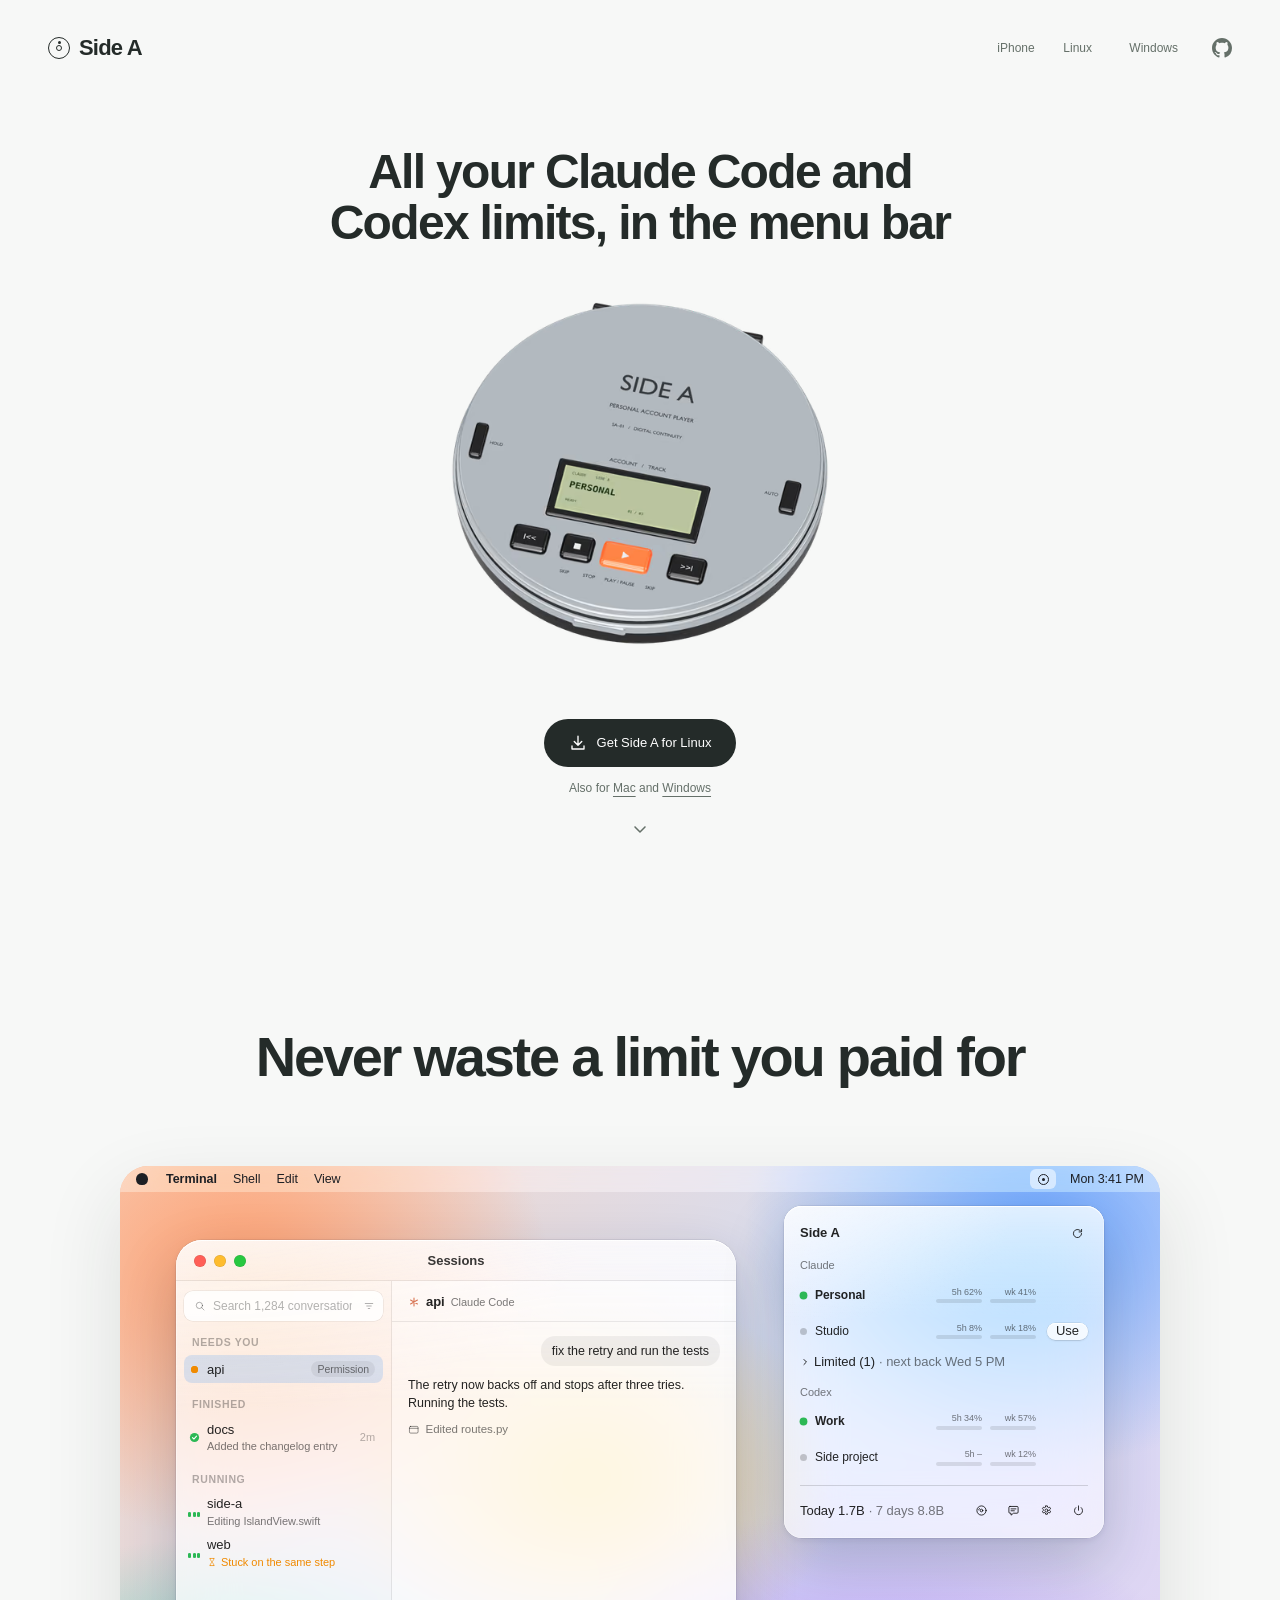
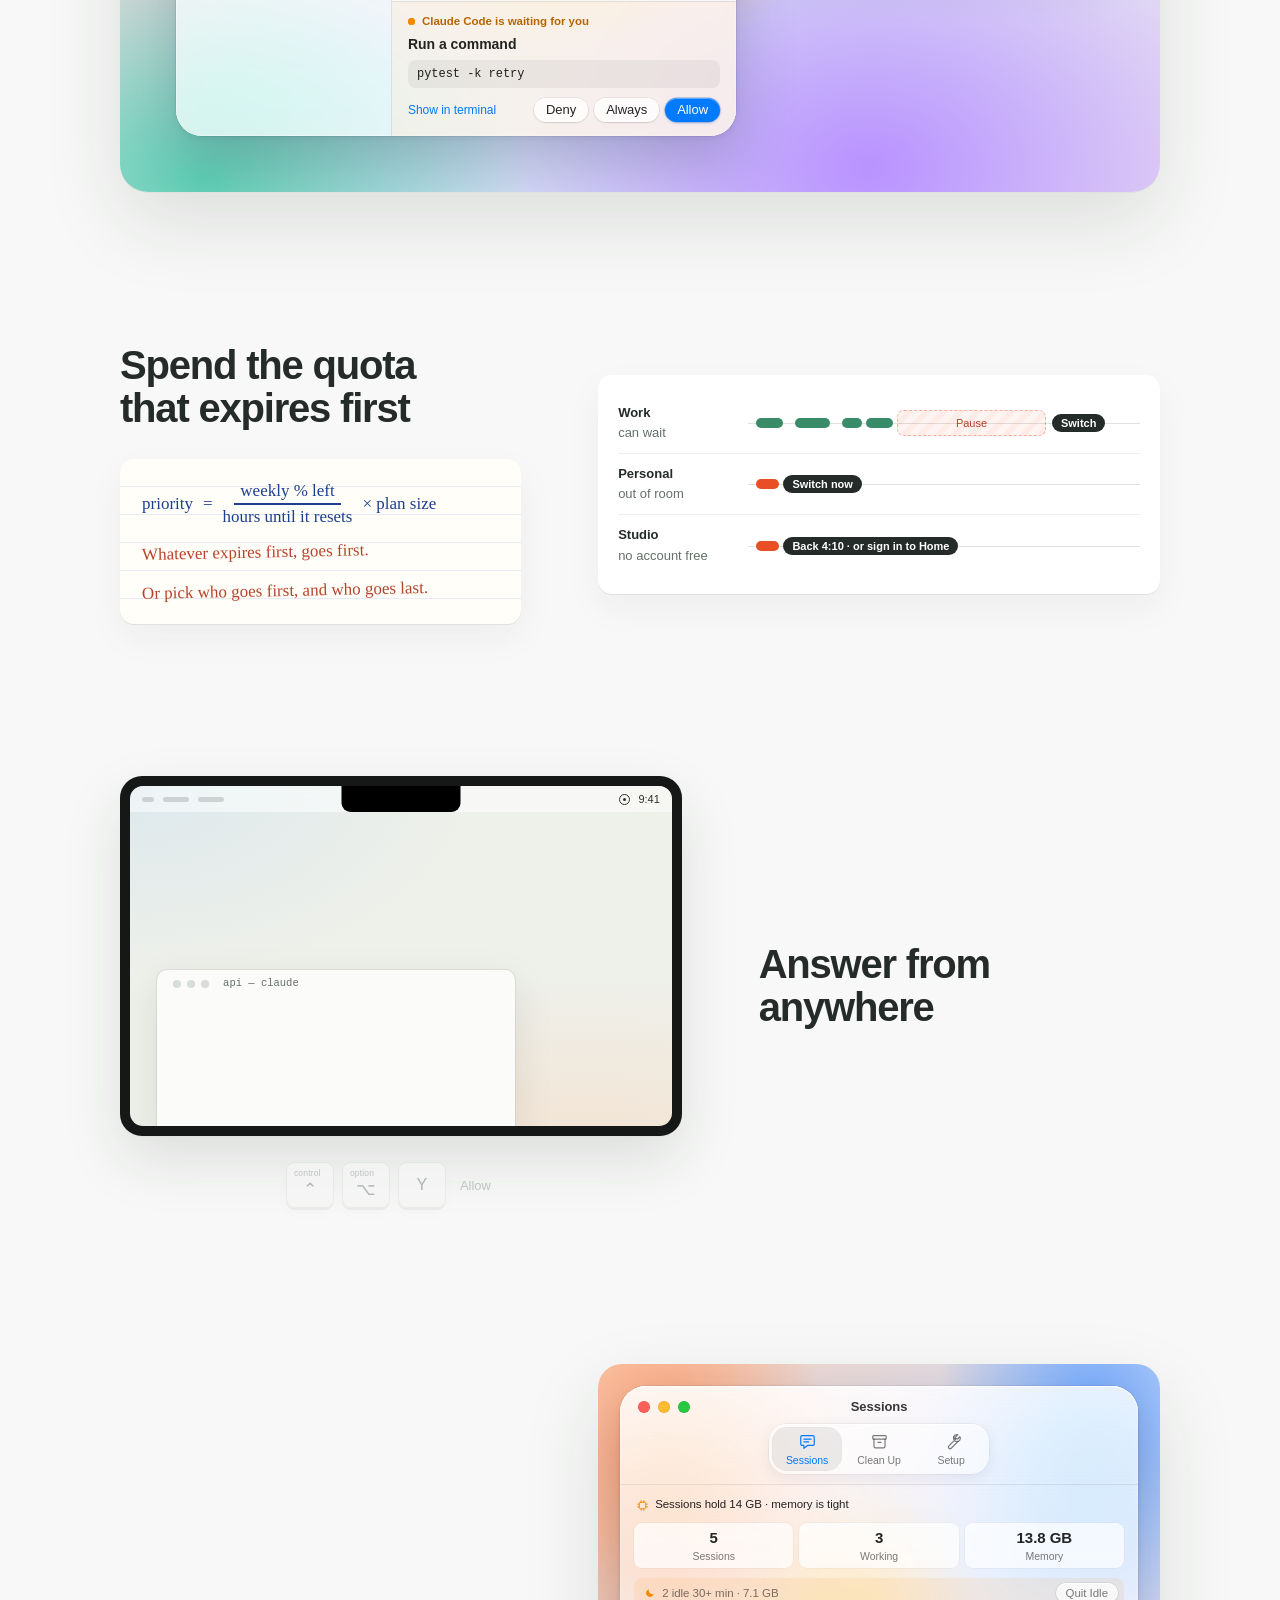
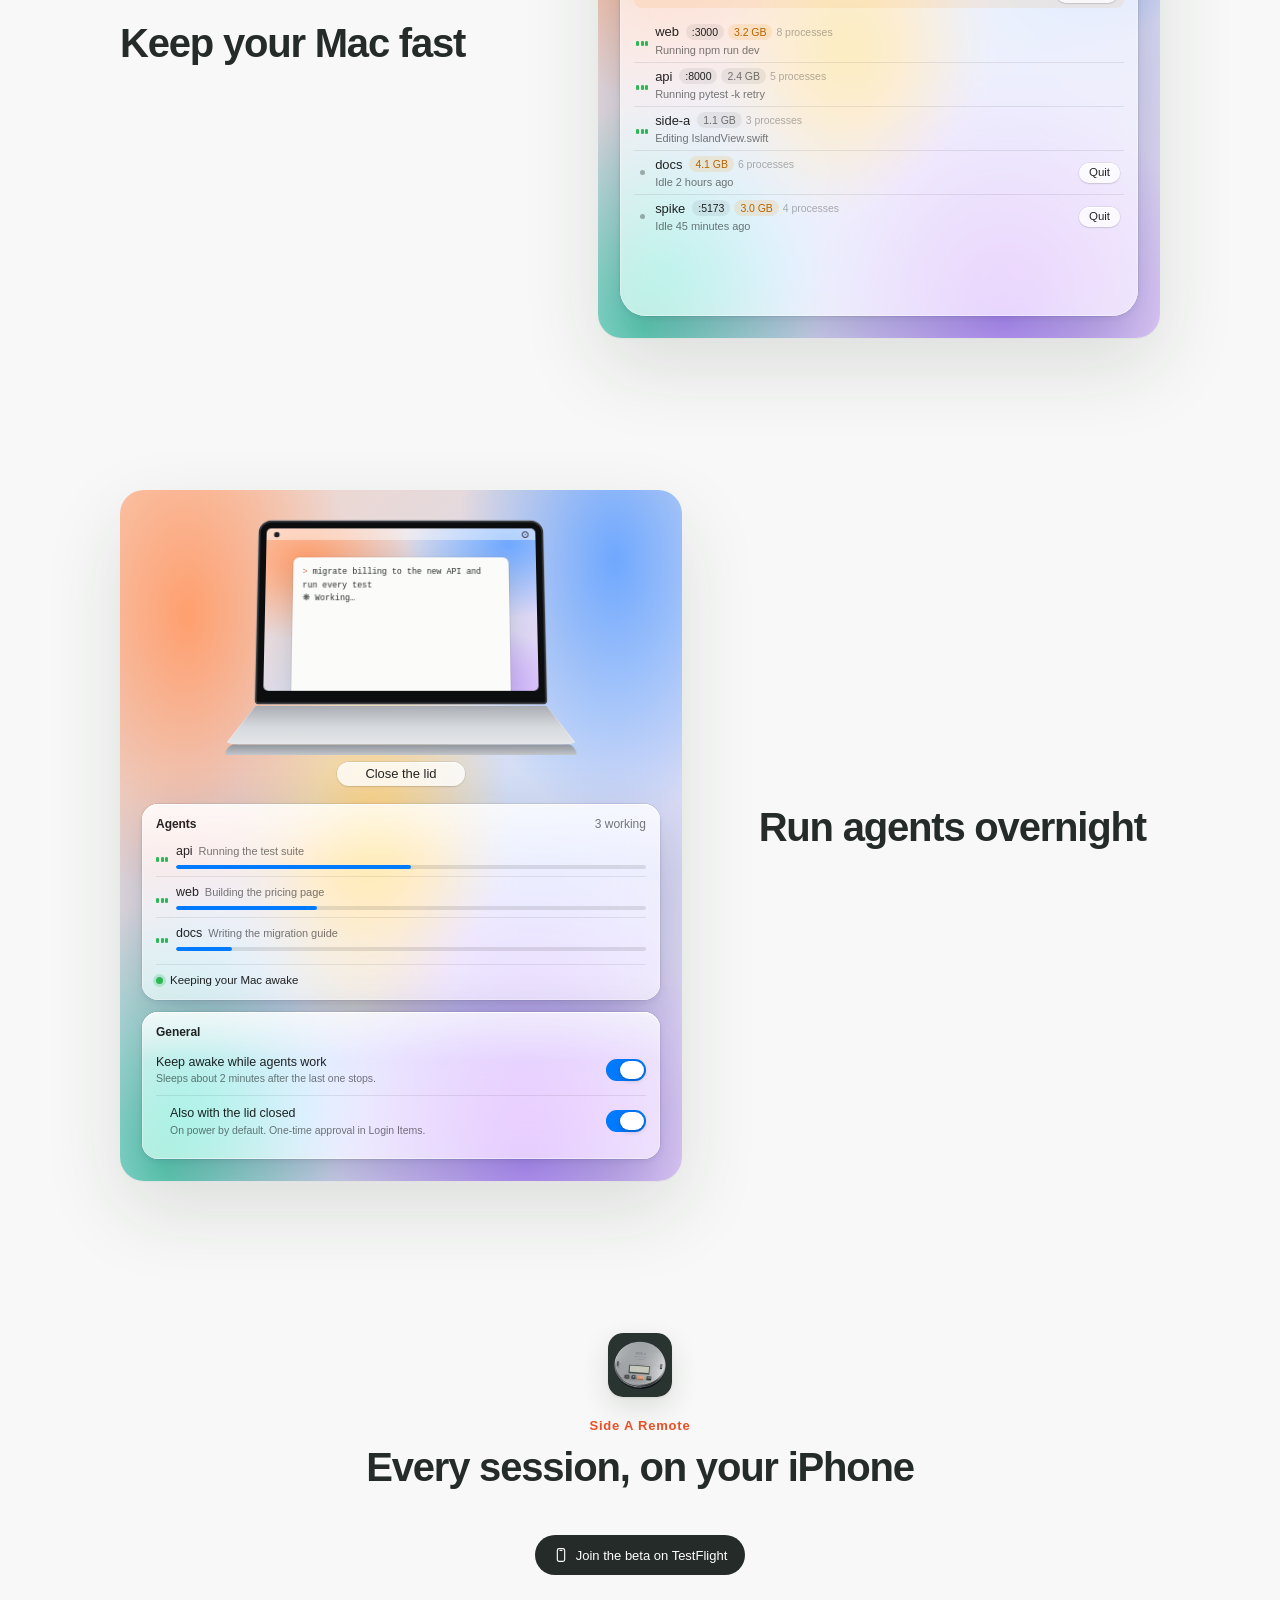
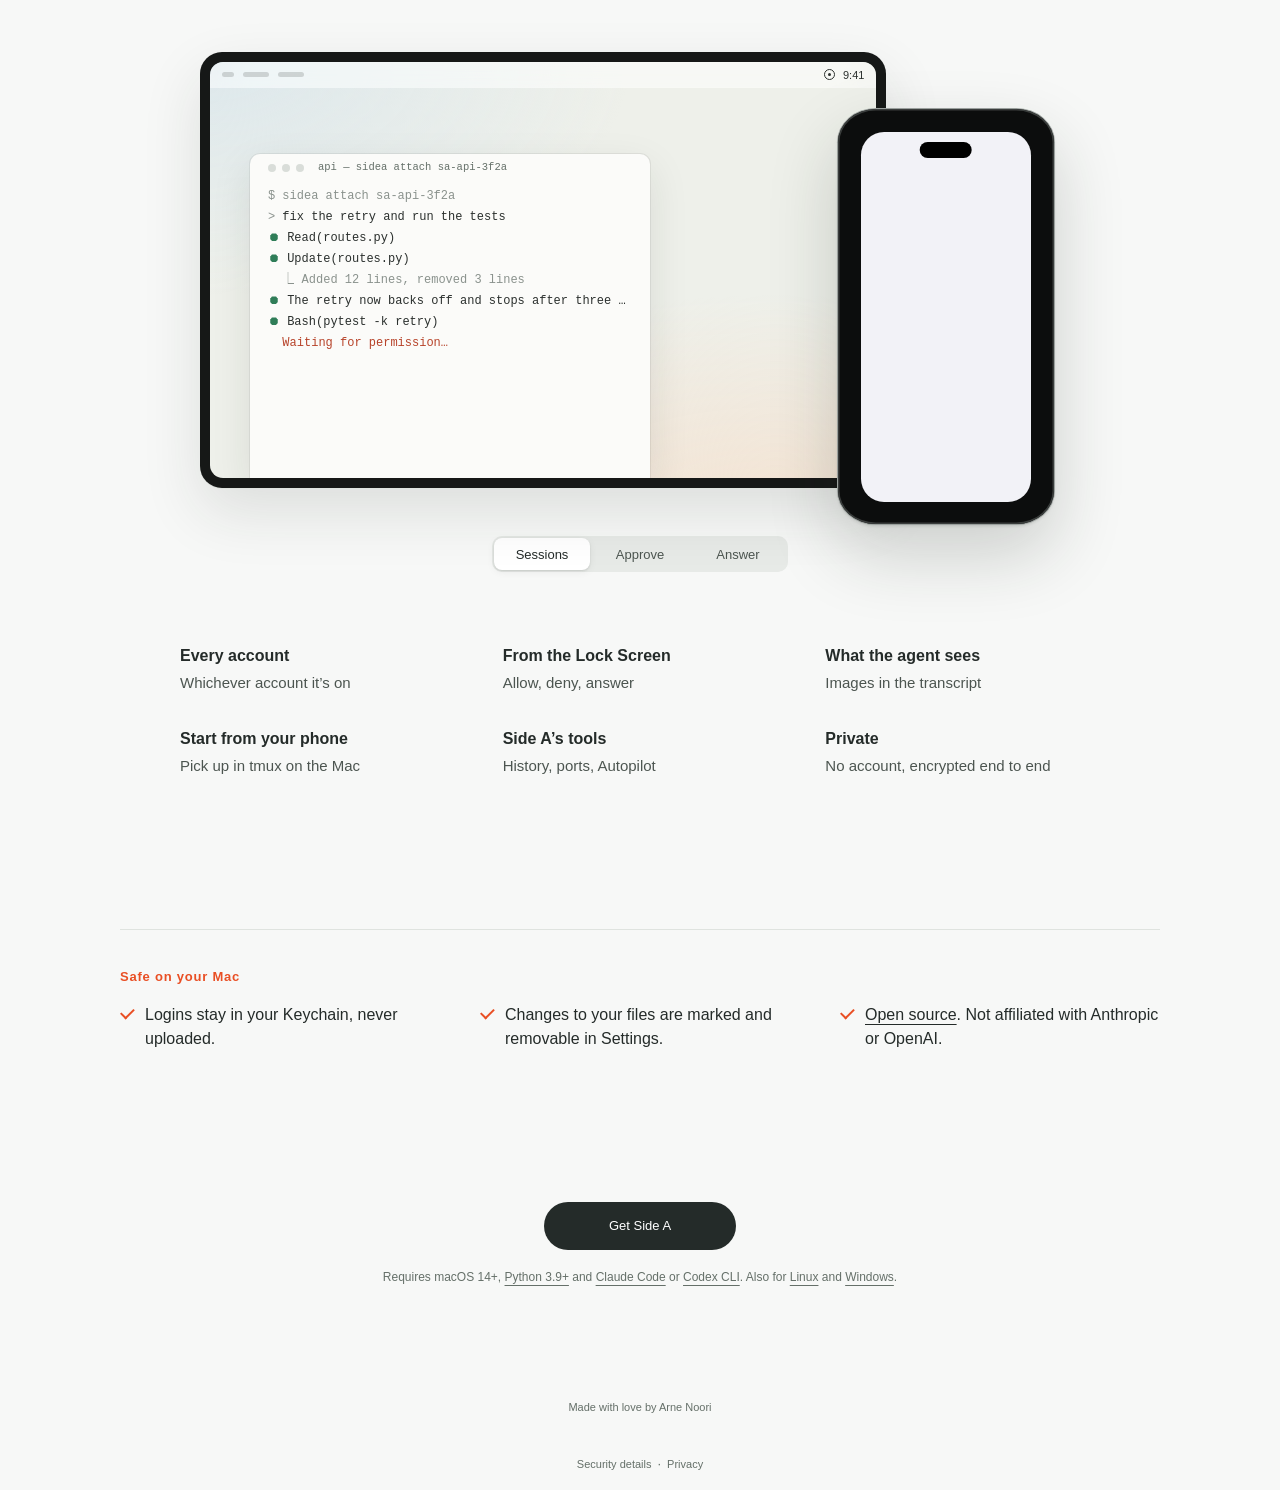
<file: docs/how/index.html>
<!doctype html>
<html lang="en">
<head>
  <meta charset="UTF-8" />
  <meta name="viewport" content="width=device-width, initial-scale=1" />
  <meta name="robots" content="noindex" />
  <meta http-equiv="refresh" content="0; url=../#how" />
  <link rel="canonical" href="https://getsidea.com/" />
  <link rel="icon" type="image/svg+xml" href="../favicon.svg" />
  <title>How Side A works</title>
  <script type="module" crossorigin src="../assets/how-redirect-Cf1MrLys.js"></script>
</head>
<body>
  <p>How it works is now on the <a href="../#how">Side A home page</a>.</p>
</body>
</html>
</file>
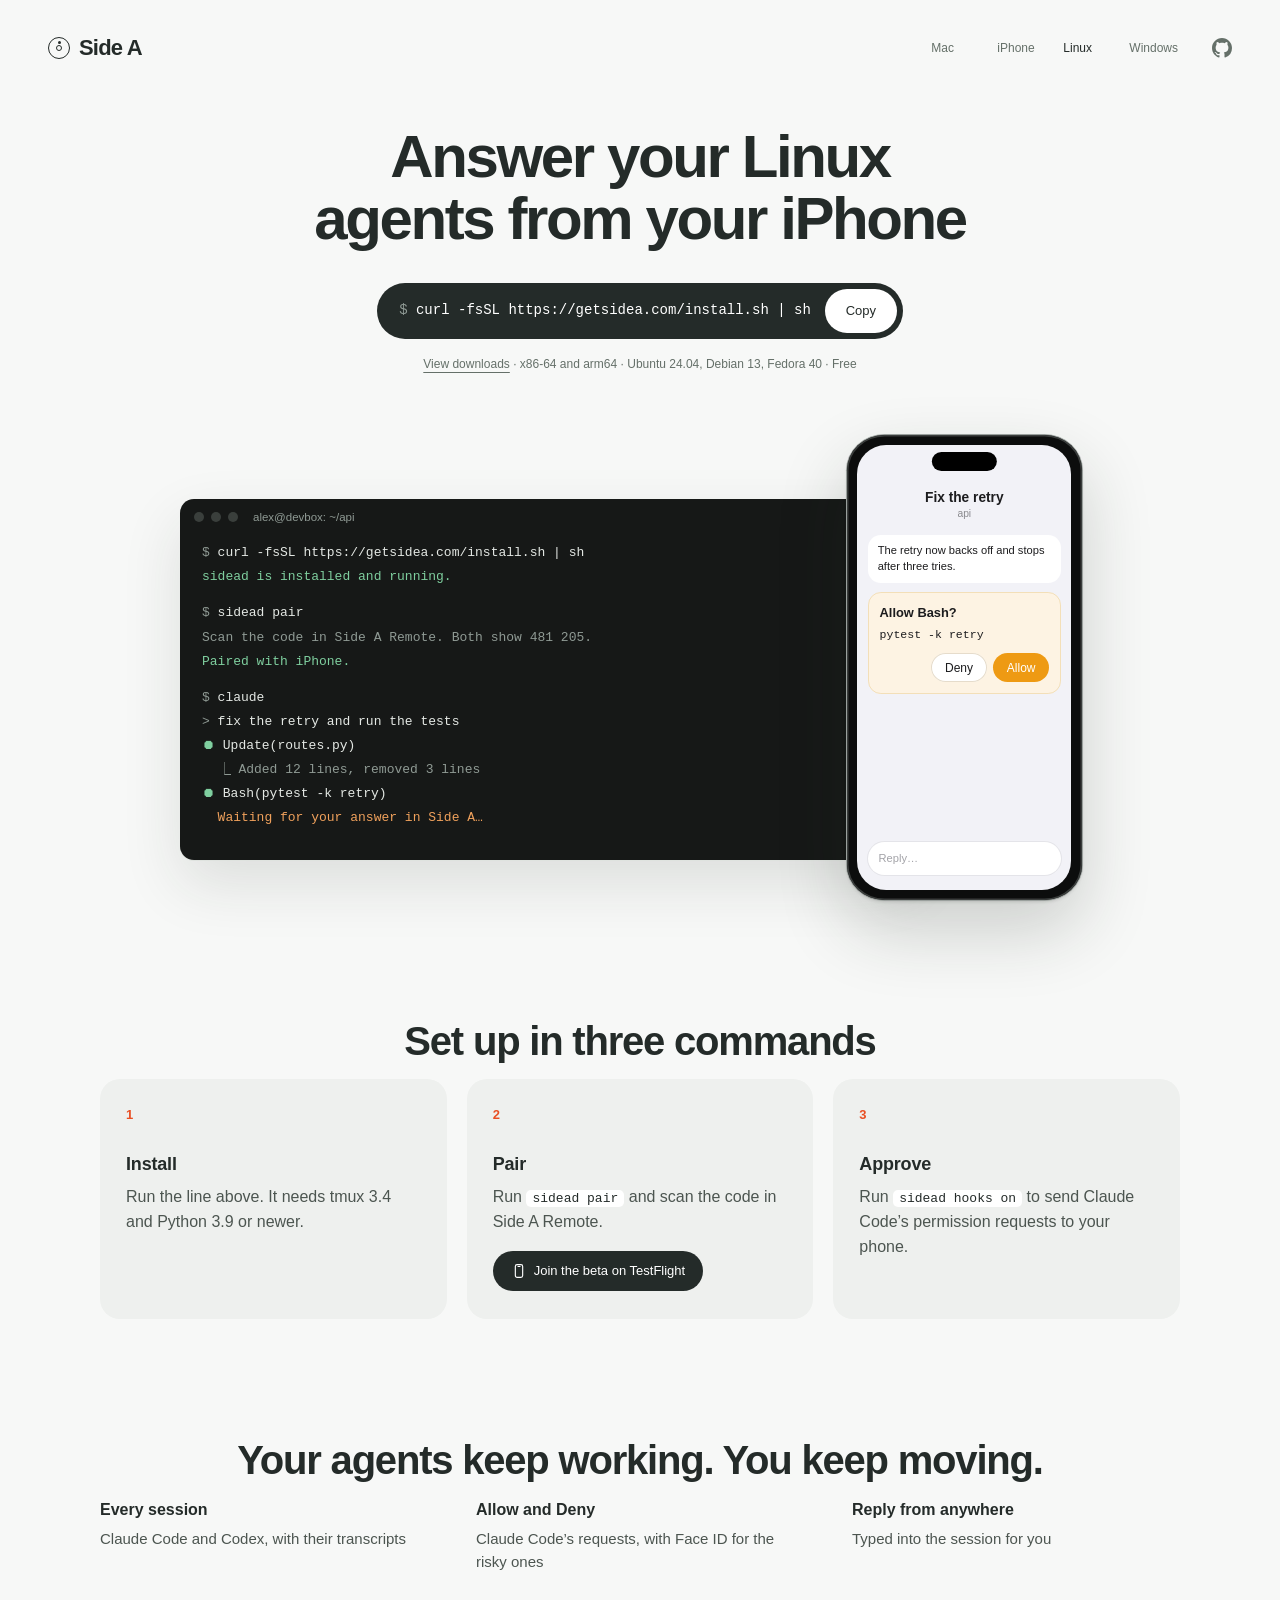
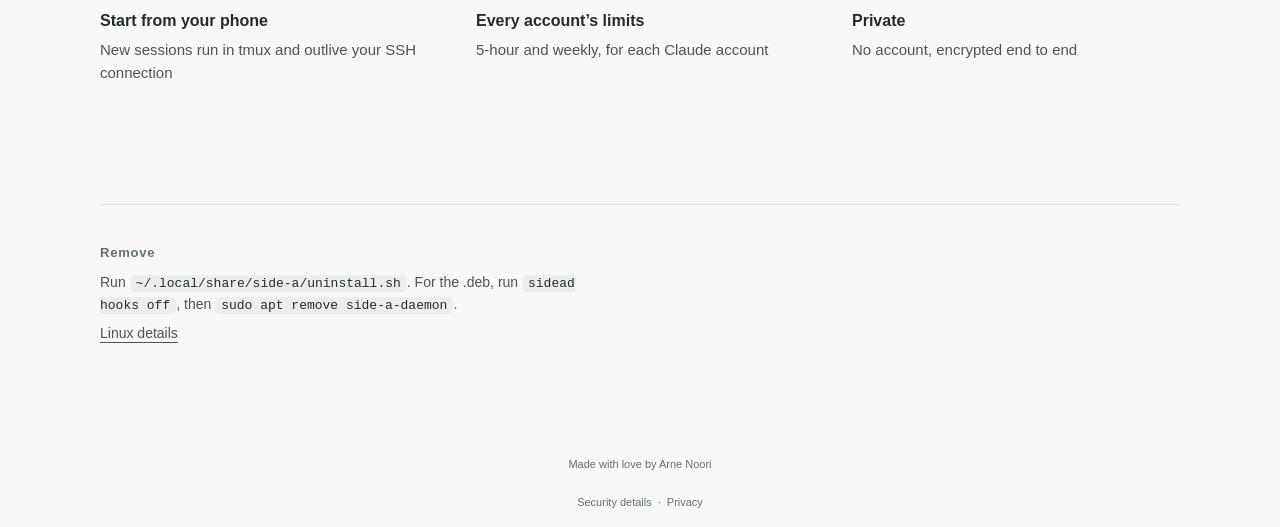
<file: docs/linux/index.html>
<!doctype html>
<html lang="en">
<head>
  <meta charset="UTF-8" />
  <meta name="viewport" content="width=device-width, initial-scale=1" />
  <meta http-equiv="Content-Security-Policy" content="default-src 'self'; script-src 'self'; style-src 'self'; img-src 'self' data:; connect-src 'self' https://api.github.com; font-src 'self'; object-src 'none'; base-uri 'self'; form-action 'none'" />
  <meta name="theme-color" content="#f7f8f7" />
  <meta name="description" content="Install the Side A daemon on Linux and answer Claude Code and Codex sessions from your iPhone." />
  <meta property="og:title" content="Side A for Linux: answer Claude Code and Codex from your iPhone" />
  <meta property="og:description" content="Install the Side A daemon on Linux and answer Claude Code and Codex sessions from your iPhone." />
  <meta property="og:type" content="website" />
  <meta property="og:image" content="https://getsidea.com/social-linux.jpg" />
  <meta property="og:image:width" content="1200" />
  <meta property="og:image:height" content="630" />
  <meta property="og:image:alt" content="Answer your Linux agents from your iPhone: a terminal waiting for permission and an iPhone with Allow and Deny" />
  <meta property="og:url" content="https://getsidea.com/linux/" />
  <meta property="og:site_name" content="Side A" />
  <meta name="twitter:card" content="summary_large_image" />
  <meta name="author" content="Arne Noori" />
  <link rel="canonical" href="https://getsidea.com/linux/" />
  <link rel="icon" type="image/svg+xml" href="../favicon.svg" />
  <title>Side A for Linux</title>
  <script type="module" crossorigin src="../assets/release-B8xN-1T0.js"></script>
  <script type="module" crossorigin src="../assets/landing-nYn3jcKg.js"></script>
  <link rel="stylesheet" crossorigin href="../assets/landing-8OSKgYQM.css">
  <link rel="stylesheet" crossorigin href="../assets/style-BMEOJa5C.css">
  <link rel="stylesheet" crossorigin href="../assets/doc-B81mPQ0Q.css">
</head>
<body>
  <div class="page">
    <header>
      <a class="wordmark" href="../" aria-label="Side A home"><span class="disc-mark" aria-hidden="true"></span>Side A</a>
      <nav><a class="quiet-button wide-only" href="../">Mac</a><a class="quiet-button" href="../#remote">iPhone</a><a class="quiet-button" href="../linux/" aria-current="page">Linux</a><a class="quiet-button" href="../windows/">Windows</a><a class="icon-link" href="https://github.com/arnenoori/side-a-source" aria-label="Side A on GitHub" title="GitHub"><svg viewBox="0 0 16 16" aria-hidden="true"><path fill="currentColor" d="M8 0C3.58 0 0 3.58 0 8c0 3.54 2.29 6.53 5.47 7.59.4.07.55-.17.55-.38 0-.19-.01-.82-.01-1.49-2.01.37-2.53-.49-2.69-.94-.09-.23-.48-.94-.82-1.13-.28-.15-.68-.52-.01-.53.63-.01 1.08.58 1.23.82.72 1.21 1.87.87 2.33.66.07-.52.28-.87.51-1.07-1.78-.2-3.64-.89-3.64-3.95 0-.87.31-1.59.82-2.15-.08-.2-.36-1.02.08-2.12 0 0 .67-.21 2.2.82.64-.18 1.32-.27 2-.27.68 0 1.36.09 2 .27 1.53-1.04 2.2-.82 2.2-.82.44 1.1.16 1.92.08 2.12.51.56.82 1.27.82 2.15 0 3.07-1.87 3.75-3.65 3.95.29.25.54.73.54 1.48 0 1.07-.01 1.93-.01 2.2 0 .21.15.46.55.38A8.013 8.013 0 0016 8c0-4.42-3.58-8-8-8z"/></svg></a></nav>
    </header>
    <main class="landing">
      <section class="landing-hero">
        <h1>Answer your Linux agents from your iPhone</h1>
        <div class="install">
          <pre><code id="install-command">curl -fsSL https://getsidea.com/install.sh | sh</code></pre>
          <button type="button" id="copy-command">Copy</button>
        </div>
        <p class="release"><span id="release-status" role="status">Coming soon</span> · x86-64 and arm64 · Ubuntu 24.04, Debian 13, Fedora 40 · Free</p>
        <noscript><p><a href="https://github.com/arnenoori/side-a-releases/releases">View available downloads</a></p></noscript>
      </section>

      <section class="demo" aria-hidden="true">
        <div class="terminal">
          <div class="terminal-bar"><i></i><i></i><i></i><span>alex@devbox: ~/api</span></div>
          <div class="terminal-body">
            <p><span class="dim">$</span> curl -fsSL https://getsidea.com/install.sh | sh</p>
            <p class="ok">sidead is installed and running.</p>
            <p class="gap"><span class="dim">$</span> sidead pair</p>
            <p class="dim">Scan the code in Side A Remote. Both show 481 205.</p>
            <p class="ok">Paired with iPhone.</p>
            <p class="gap"><span class="dim">$</span> claude</p>
            <p><span class="dim">&gt;</span> fix the retry and run the tests</p>
            <p><span class="ok">&#9210;</span> Update(routes.py)</p>
            <p class="dim">&nbsp; &#9151; Added 12 lines, removed 3 lines</p>
            <p><span class="ok">&#9210;</span> Bash(pytest -k retry)</p>
            <p class="wait">&nbsp; Waiting for your answer in Side A&hellip;</p>
          </div>
        </div>
        <div class="handset">
          <div class="handset-screen">
            <p class="title">Fix the retry</p>
            <p class="where">api</p>
            <p class="said">The retry now backs off and stops after three tries.</p>
            <div class="ask">
              <p class="what">Allow Bash?</p>
              <p class="command">pytest -k retry</p>
              <div class="ask-buttons"><span class="deny">Deny</span><span class="allow">Allow</span></div>
            </div>
            <p class="reply">Reply…</p>
          </div>
        </div>
      </section>

      <section aria-labelledby="steps-title">
        <h2 class="landing-head" id="steps-title">Set up in three commands</h2>
        <ol class="landing-steps">
          <li><b>Install</b>Run the line above. It needs tmux 3.4 and Python 3.9 or newer.</li>
          <li><b>Pair</b>Run <code>sidead pair</code> and scan the code in Side A Remote.<br /><a class="remote-beta" href="https://testflight.apple.com/join/FJEsBYZg" data-remote-beta><svg viewBox="0 0 24 24" aria-hidden="true"><rect x="6.5" y="2.5" width="11" height="19" rx="2.6" /><path d="M10.5 5.2h3" /></svg>Join the beta on TestFlight</a></li>
          <li><b>Approve</b>Run <code>sidead hooks on</code> to send Claude Code’s permission requests to your phone.</li>
        </ol>
      </section>

      <section aria-labelledby="points-title">
        <h2 class="landing-head" id="points-title">Your agents keep working. You keep moving.</h2>
        <ul class="points">
          <li><b>Every session</b>Claude Code and Codex, with their transcripts</li>
          <li><b>Allow and Deny</b>Claude Code’s requests, with Face ID for the risky ones</li>
          <li><b>Reply from anywhere</b>Typed into the session for you</li>
          <li><b>Start from your phone</b>New sessions run in tmux and outlive your SSH connection</li>
          <li><b>Every account’s limits</b>5-hour and weekly, for each Claude account</li>
          <li><b>Private</b>No account, encrypted end to end</li>
        </ul>
      </section>

      <section class="facts">
        <div id="packages" hidden>
          <h3>Packages</h3>
          <ul>
            <li>x86-64: <a data-package="amd64-tarball" href="https://github.com/arnenoori/side-a-releases/releases">.tar.gz</a> · <a data-package="amd64-deb" href="https://github.com/arnenoori/side-a-releases/releases">.deb</a></li>
            <li>arm64: <a data-package="arm64-tarball" href="https://github.com/arnenoori/side-a-releases/releases">.tar.gz</a> · <a data-package="arm64-deb" href="https://github.com/arnenoori/side-a-releases/releases">.deb</a></li>
            <li><a data-package="checksums" href="https://github.com/arnenoori/side-a-releases/releases">SHA-256 sums</a></li>
          </ul>
        </div>
        <div>
          <h3>Remove</h3>
          <p>Run <code>~/.local/share/side-a/uninstall.sh</code>. For the .deb, run <code>sidead hooks off</code>, then <code>sudo apt remove side-a-daemon</code>.</p>
          <p><a href="https://github.com/arnenoori/side-a-source/blob/main/docs/ports/linux.md">Linux details</a></p>
        </div>
      </section>
    </main>
    <footer><a href="https://arne.ai">Made with love by Arne Noori</a><p class="fine"><a href="https://github.com/arnenoori/side-a-source/blob/main/SECURITY.md">Security details</a> · <a href="../privacy/">Privacy</a></p></footer>
  </div>
</body>
</html>
</file>
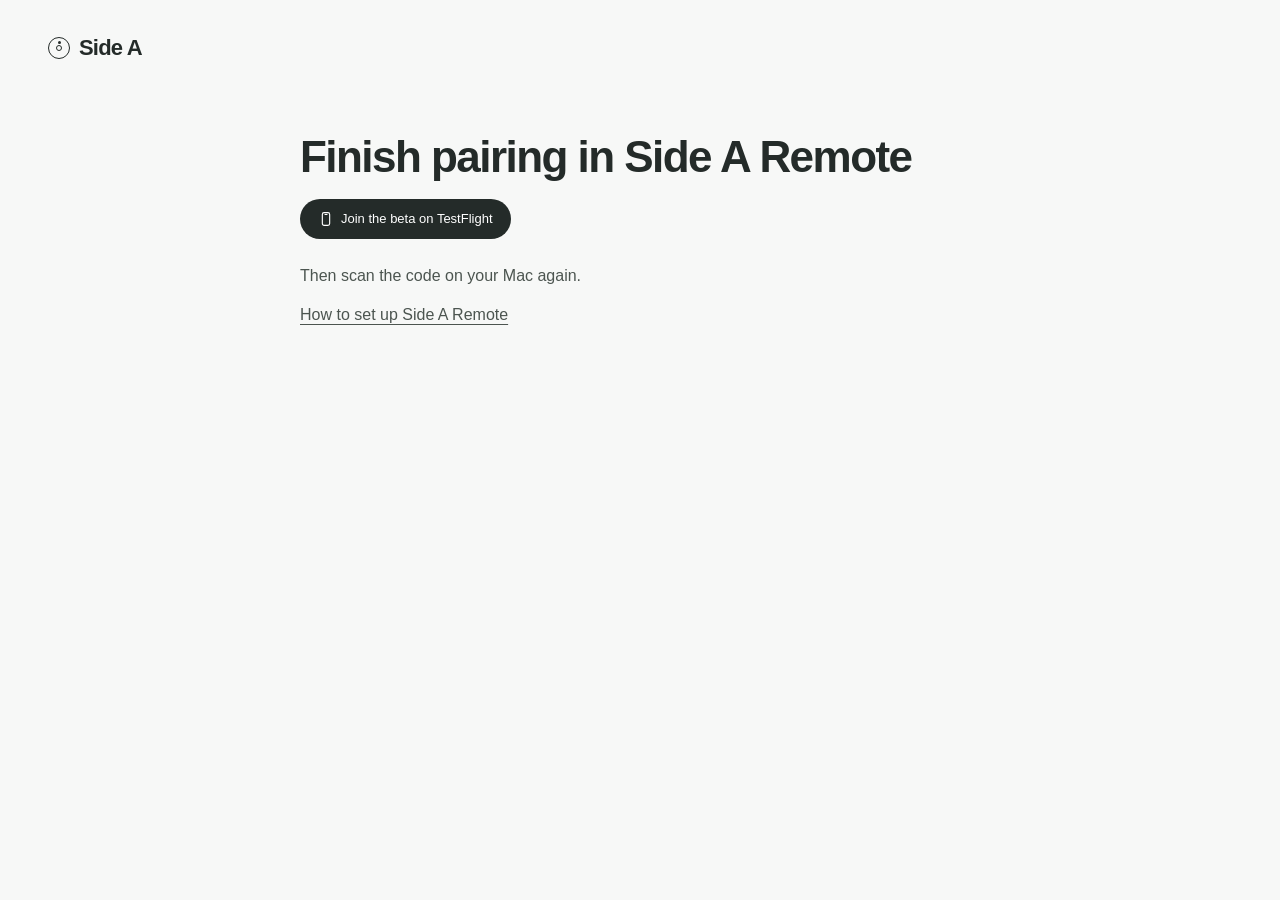
<file: docs/pair/index.html>
<!doctype html>
<html lang="en">
<head>
  <meta charset="UTF-8" />
  <meta name="viewport" content="width=device-width, initial-scale=1" />
  <meta http-equiv="Content-Security-Policy" content="default-src 'self'; script-src 'self'; style-src 'self'; img-src 'self' data:; connect-src 'none'; font-src 'self'; object-src 'none'; base-uri 'self'; form-action 'none'" />
  <meta name="referrer" content="no-referrer" />
  <meta name="robots" content="noindex" />
  <meta name="theme-color" content="#f7f8f7" />
  <link rel="canonical" href="https://getsidea.com/remote/" />
  <link rel="icon" type="image/svg+xml" href="../favicon.svg" />
  <title>Pair with Side A Remote</title>
  <!-- The pairing code and key are in this page's fragment. Load nothing that reads location or reports visits. -->
  <script type="module" crossorigin src="../assets/doc-_NNctGI6.js"></script>
  <link rel="stylesheet" crossorigin href="../assets/style-BMEOJa5C.css">
  <link rel="stylesheet" crossorigin href="../assets/doc-B81mPQ0Q.css">
</head>
<body>
  <div class="page">
    <header>
      <a class="wordmark" href="../" aria-label="Side A home"><span class="disc-mark" aria-hidden="true"></span>Side A</a>
    </header>
    <main class="doc">
      <h1>Finish pairing in Side A Remote</h1>
      <div class="actions"><a class="remote-beta" href="https://testflight.apple.com/join/FJEsBYZg" data-remote-beta><svg viewBox="0 0 24 24" aria-hidden="true"><rect x="6.5" y="2.5" width="11" height="19" rx="2.6" /><path d="M10.5 5.2h3" /></svg>Join the beta on TestFlight</a></div>
      <p>Then scan the code on your Mac again.</p>
      <p><a href="../remote/">How to set up Side A Remote</a></p>
    </main>
  </div>
</body>
</html>
</file>
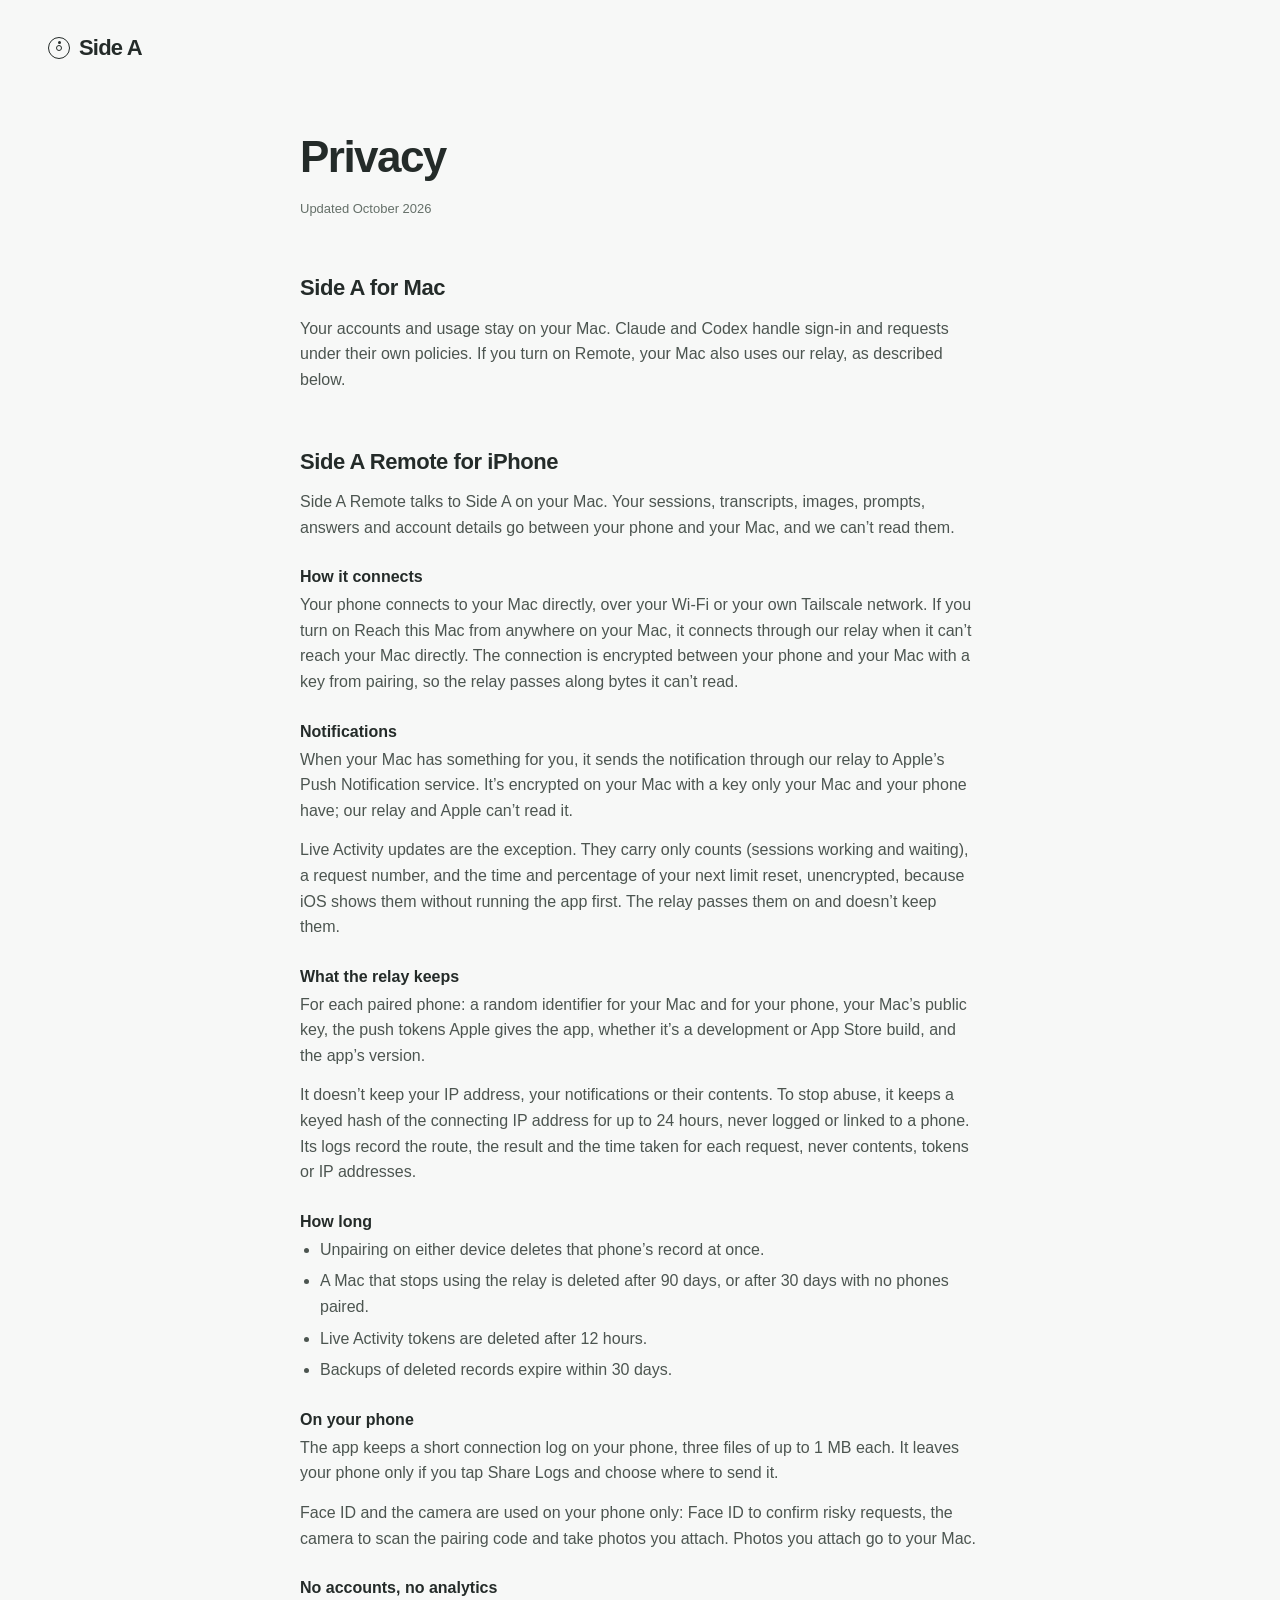
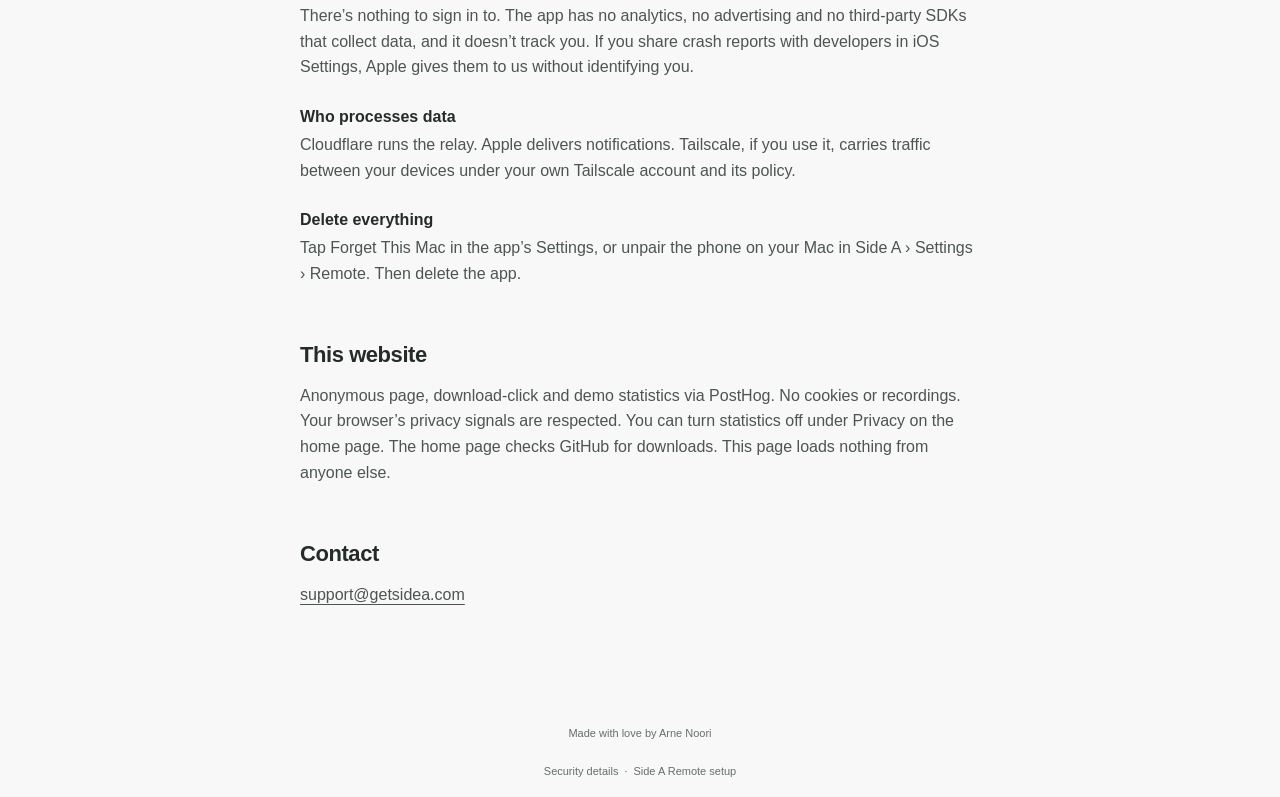
<file: docs/privacy/index.html>
<!doctype html>
<html lang="en">
<head>
  <meta charset="UTF-8" />
  <meta name="viewport" content="width=device-width, initial-scale=1" />
  <meta http-equiv="Content-Security-Policy" content="default-src 'self'; script-src 'self'; style-src 'self'; img-src 'self' data:; connect-src 'self'; font-src 'self'; object-src 'none'; base-uri 'self'; form-action 'none'" />
  <meta name="theme-color" content="#f7f8f7" />
  <meta name="description" content="What Side A and Side A Remote keep, what passes through the relay, and what this website counts." />
  <link rel="canonical" href="https://getsidea.com/privacy/" />
  <link rel="icon" type="image/svg+xml" href="../favicon.svg" />
  <title>Privacy · Side A</title>
  <script type="module" crossorigin src="../assets/doc-_NNctGI6.js"></script>
  <link rel="stylesheet" crossorigin href="../assets/style-BMEOJa5C.css">
  <link rel="stylesheet" crossorigin href="../assets/doc-B81mPQ0Q.css">
</head>
<body>
  <div class="page">
    <header>
      <a class="wordmark" href="../" aria-label="Side A home"><span class="disc-mark" aria-hidden="true"></span>Side A</a>
    </header>
    <main class="doc">
      <h1>Privacy</h1>
      <p class="updated">Updated October 2026</p>

      <h2>Side A for Mac</h2>
      <p>Your accounts and usage stay on your Mac. Claude and Codex handle sign-in and requests under their own policies. If you turn on Remote, your Mac also uses our relay, as described below.</p>

      <h2>Side A Remote for iPhone</h2>
      <p>Side A Remote talks to Side A on your Mac. Your sessions, transcripts, images, prompts, answers and account details go between your phone and your Mac, and we can’t read them.</p>
      <h3>How it connects</h3>
      <p>Your phone connects to your Mac directly, over your Wi-Fi or your own Tailscale network. If you turn on Reach this Mac from anywhere on your Mac, it connects through our relay when it can’t reach your Mac directly. The connection is encrypted between your phone and your Mac with a key from pairing, so the relay passes along bytes it can’t read.</p>
      <h3>Notifications</h3>
      <p>When your Mac has something for you, it sends the notification through our relay to Apple’s Push Notification service. It’s encrypted on your Mac with a key only your Mac and your phone have; our relay and Apple can’t read it.</p>
      <p>Live Activity updates are the exception. They carry only counts (sessions working and waiting), a request number, and the time and percentage of your next limit reset, unencrypted, because iOS shows them without running the app first. The relay passes them on and doesn’t keep them.</p>
      <h3>What the relay keeps</h3>
      <p>For each paired phone: a random identifier for your Mac and for your phone, your Mac’s public key, the push tokens Apple gives the app, whether it’s a development or App Store build, and the app’s version.</p>
      <p>It doesn’t keep your IP address, your notifications or their contents. To stop abuse, it keeps a keyed hash of the connecting IP address for up to 24 hours, never logged or linked to a phone. Its logs record the route, the result and the time taken for each request, never contents, tokens or IP addresses.</p>
      <h3>How long</h3>
      <ul>
        <li>Unpairing on either device deletes that phone’s record at once.</li>
        <li>A Mac that stops using the relay is deleted after 90 days, or after 30 days with no phones paired.</li>
        <li>Live Activity tokens are deleted after 12 hours.</li>
        <li>Backups of deleted records expire within 30 days.</li>
      </ul>
      <h3>On your phone</h3>
      <p>The app keeps a short connection log on your phone, three files of up to 1 MB each. It leaves your phone only if you tap Share Logs and choose where to send it.</p>
      <p>Face ID and the camera are used on your phone only: Face ID to confirm risky requests, the camera to scan the pairing code and take photos you attach. Photos you attach go to your Mac.</p>
      <h3>No accounts, no analytics</h3>
      <p>There’s nothing to sign in to. The app has no analytics, no advertising and no third-party SDKs that collect data, and it doesn’t track you. If you share crash reports with developers in iOS Settings, Apple gives them to us without identifying you.</p>
      <h3>Who processes data</h3>
      <p>Cloudflare runs the relay. Apple delivers notifications. Tailscale, if you use it, carries traffic between your devices under your own Tailscale account and its policy.</p>
      <h3>Delete everything</h3>
      <p>Tap Forget This Mac in the app’s Settings, or unpair the phone on your Mac in Side A › Settings › Remote. Then delete the app.</p>

      <h2>This website</h2>
      <p>Anonymous page, download-click and demo statistics via PostHog. No cookies or recordings. Your browser’s privacy signals are respected. You can turn statistics off under Privacy on the home page. The home page checks GitHub for downloads. This page loads nothing from anyone else.</p>

      <h2>Contact</h2>
      <p><a href="mailto:support@getsidea.com">support@getsidea.com</a></p>
    </main>
    <footer><a href="https://arne.ai">Made with love by Arne Noori</a><p class="fine"><a href="https://github.com/arnenoori/side-a-source/blob/main/SECURITY.md">Security details</a> · <a href="../remote/">Side A Remote setup</a></p></footer>
  </div>
</body>
</html>
</file>
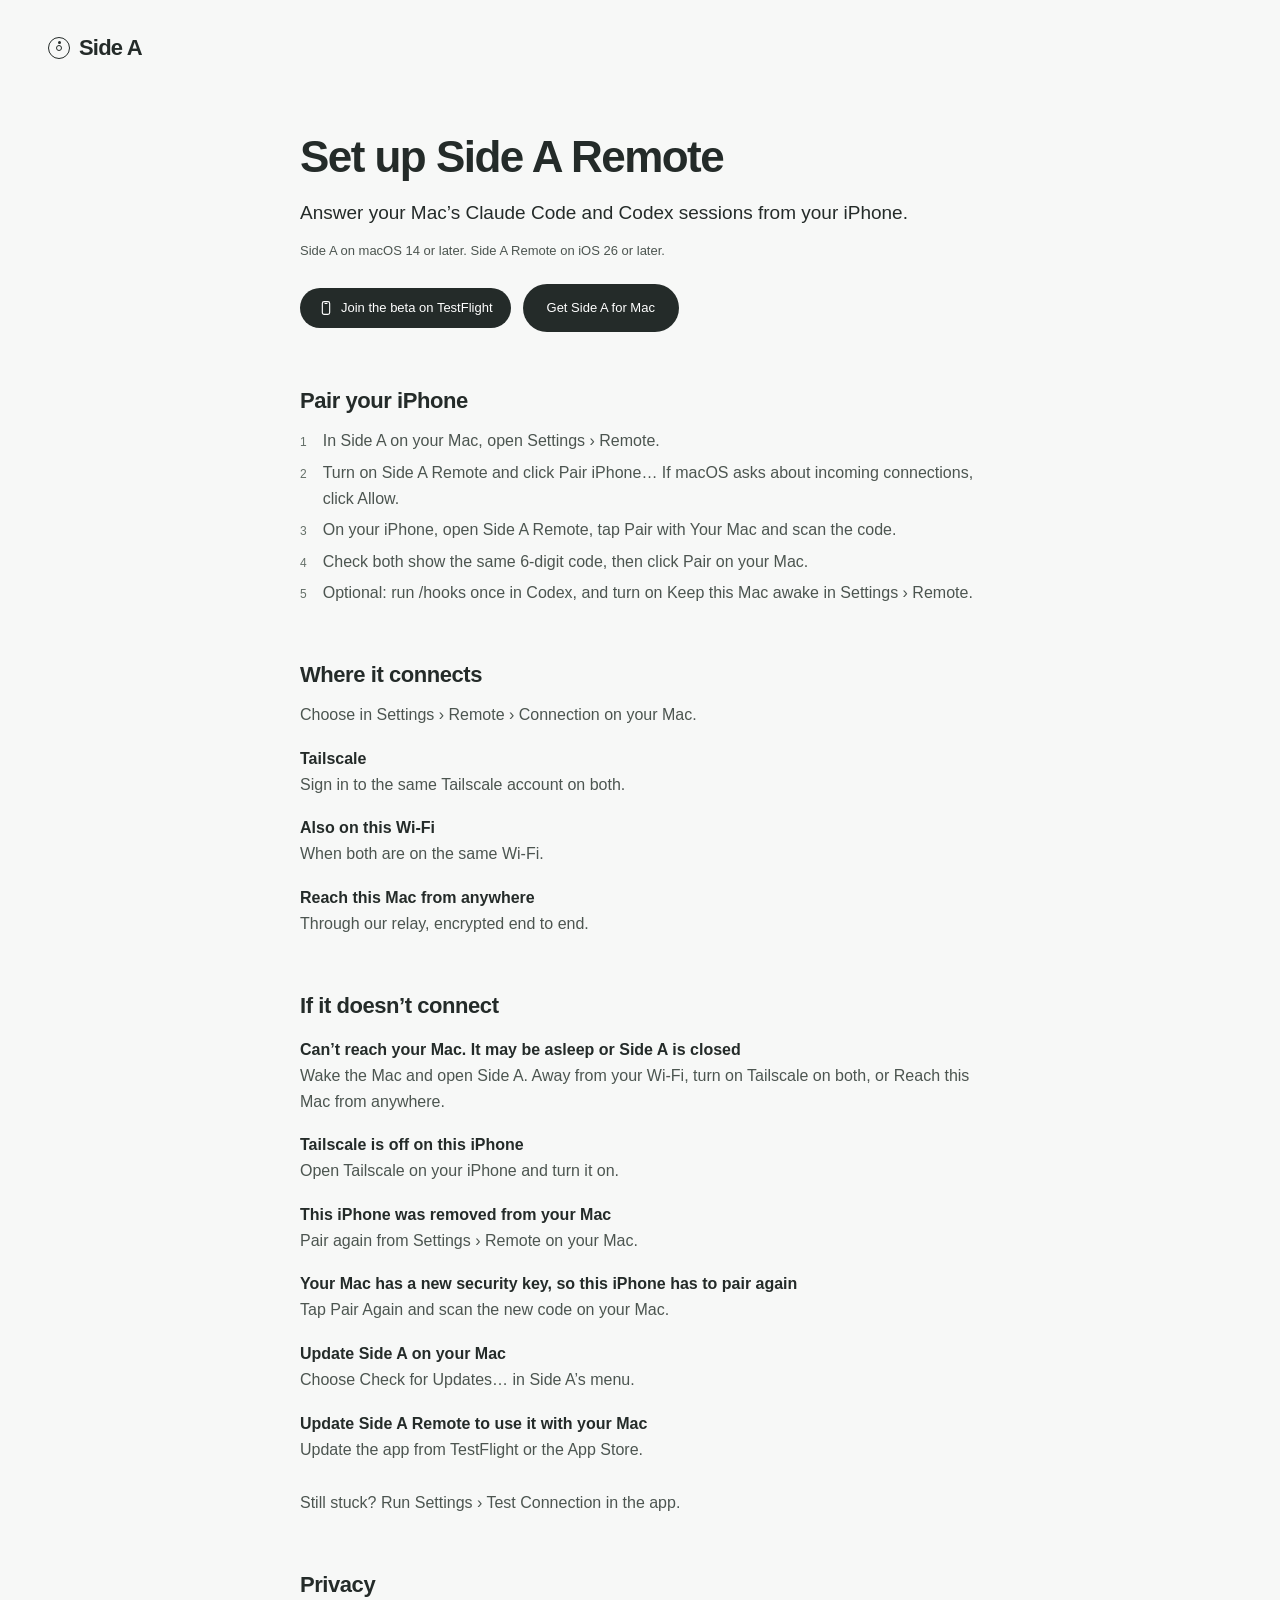
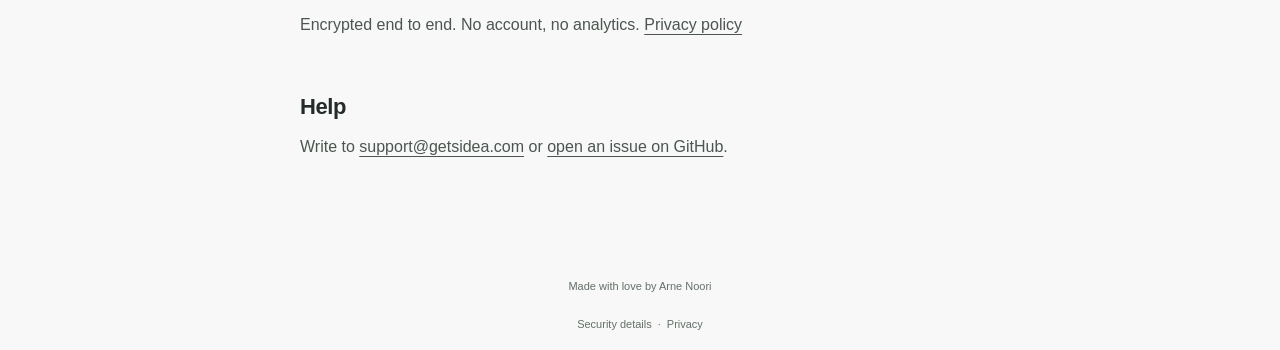
<file: docs/remote/index.html>
<!doctype html>
<html lang="en">
<head>
  <meta charset="UTF-8" />
  <meta name="viewport" content="width=device-width, initial-scale=1" />
  <meta http-equiv="Content-Security-Policy" content="default-src 'self'; script-src 'self'; style-src 'self'; img-src 'self' data:; connect-src 'self'; font-src 'self'; object-src 'none'; base-uri 'self'; form-action 'none'" />
  <meta name="theme-color" content="#f7f8f7" />
  <meta name="description" content="Pair Side A Remote with Side A on your Mac, and what to do when your iPhone can't reach it." />
  <link rel="canonical" href="https://getsidea.com/remote/" />
  <link rel="icon" type="image/svg+xml" href="../favicon.svg" />
  <title>Set up Side A Remote</title>
  <script type="module" crossorigin src="../assets/doc-_NNctGI6.js"></script>
  <link rel="stylesheet" crossorigin href="../assets/style-BMEOJa5C.css">
  <link rel="stylesheet" crossorigin href="../assets/doc-B81mPQ0Q.css">
</head>
<body>
  <div class="page">
    <header>
      <a class="wordmark" href="../" aria-label="Side A home"><span class="disc-mark" aria-hidden="true"></span>Side A</a>
    </header>
    <main class="doc">
      <h1>Set up Side A Remote</h1>
      <p class="lead">Answer your Mac’s Claude Code and Codex sessions from your iPhone.</p>
      <p class="requirements">Side A on macOS 14 or later. Side A Remote on iOS 26 or later.</p>
      <div class="actions"><a class="remote-beta" href="https://testflight.apple.com/join/FJEsBYZg" data-remote-beta><svg viewBox="0 0 24 24" aria-hidden="true"><rect x="6.5" y="2.5" width="11" height="19" rx="2.6" /><path d="M10.5 5.2h3" /></svg>Join the beta on TestFlight</a><a class="download" href="../">Get Side A for Mac</a></div>

      <h2>Pair your iPhone</h2>
      <ol class="steps">
        <li>In Side A on your Mac, open Settings › Remote.</li>
        <li>Turn on Side A Remote and click Pair iPhone… If macOS asks about incoming connections, click Allow.</li>
        <li>On your iPhone, open Side A Remote, tap Pair with Your Mac and scan the code.</li>
        <li>Check both show the same 6-digit code, then click Pair on your Mac.</li>
        <li>Optional: run /hooks once in Codex, and turn on Keep this Mac awake in Settings › Remote.</li>
      </ol>

      <h2>Where it connects</h2>
      <p>Choose in Settings › Remote › Connection on your Mac.</p>
      <dl>
        <dt>Tailscale</dt>
        <dd>Sign in to the same Tailscale account on both.</dd>
        <dt>Also on this Wi-Fi</dt>
        <dd>When both are on the same Wi-Fi.</dd>
        <dt>Reach this Mac from anywhere</dt>
        <dd>Through our relay, encrypted end to end.</dd>
      </dl>

      <h2>If it doesn’t connect</h2>
      <dl>
        <dt>Can’t reach your Mac. It may be asleep or Side A is closed</dt>
        <dd>Wake the Mac and open Side A. Away from your Wi-Fi, turn on Tailscale on both, or Reach this Mac from anywhere.</dd>
        <dt>Tailscale is off on this iPhone</dt>
        <dd>Open Tailscale on your iPhone and turn it on.</dd>
        <dt>This iPhone was removed from your Mac</dt>
        <dd>Pair again from Settings › Remote on your Mac.</dd>
        <dt>Your Mac has a new security key, so this iPhone has to pair again</dt>
        <dd>Tap Pair Again and scan the new code on your Mac.</dd>
        <dt>Update Side A on your Mac</dt>
        <dd>Choose Check for Updates… in Side A’s menu.</dd>
        <dt>Update Side A Remote to use it with your Mac</dt>
        <dd>Update the app from TestFlight or the App Store.</dd>
      </dl>
      <p>Still stuck? Run Settings › Test Connection in the app.</p>

      <h2>Privacy</h2>
      <p>Encrypted end to end. No account, no analytics. <a href="../privacy/">Privacy policy</a></p>

      <h2>Help</h2>
      <p>Write to <a href="mailto:support@getsidea.com">support@getsidea.com</a> or <a href="https://github.com/arnenoori/side-a-source/issues">open an issue on GitHub</a>.</p>
    </main>
    <footer><a href="https://arne.ai">Made with love by Arne Noori</a><p class="fine"><a href="https://github.com/arnenoori/side-a-source/blob/main/SECURITY.md">Security details</a> · <a href="../privacy/">Privacy</a></p></footer>
  </div>
</body>
</html>
</file>
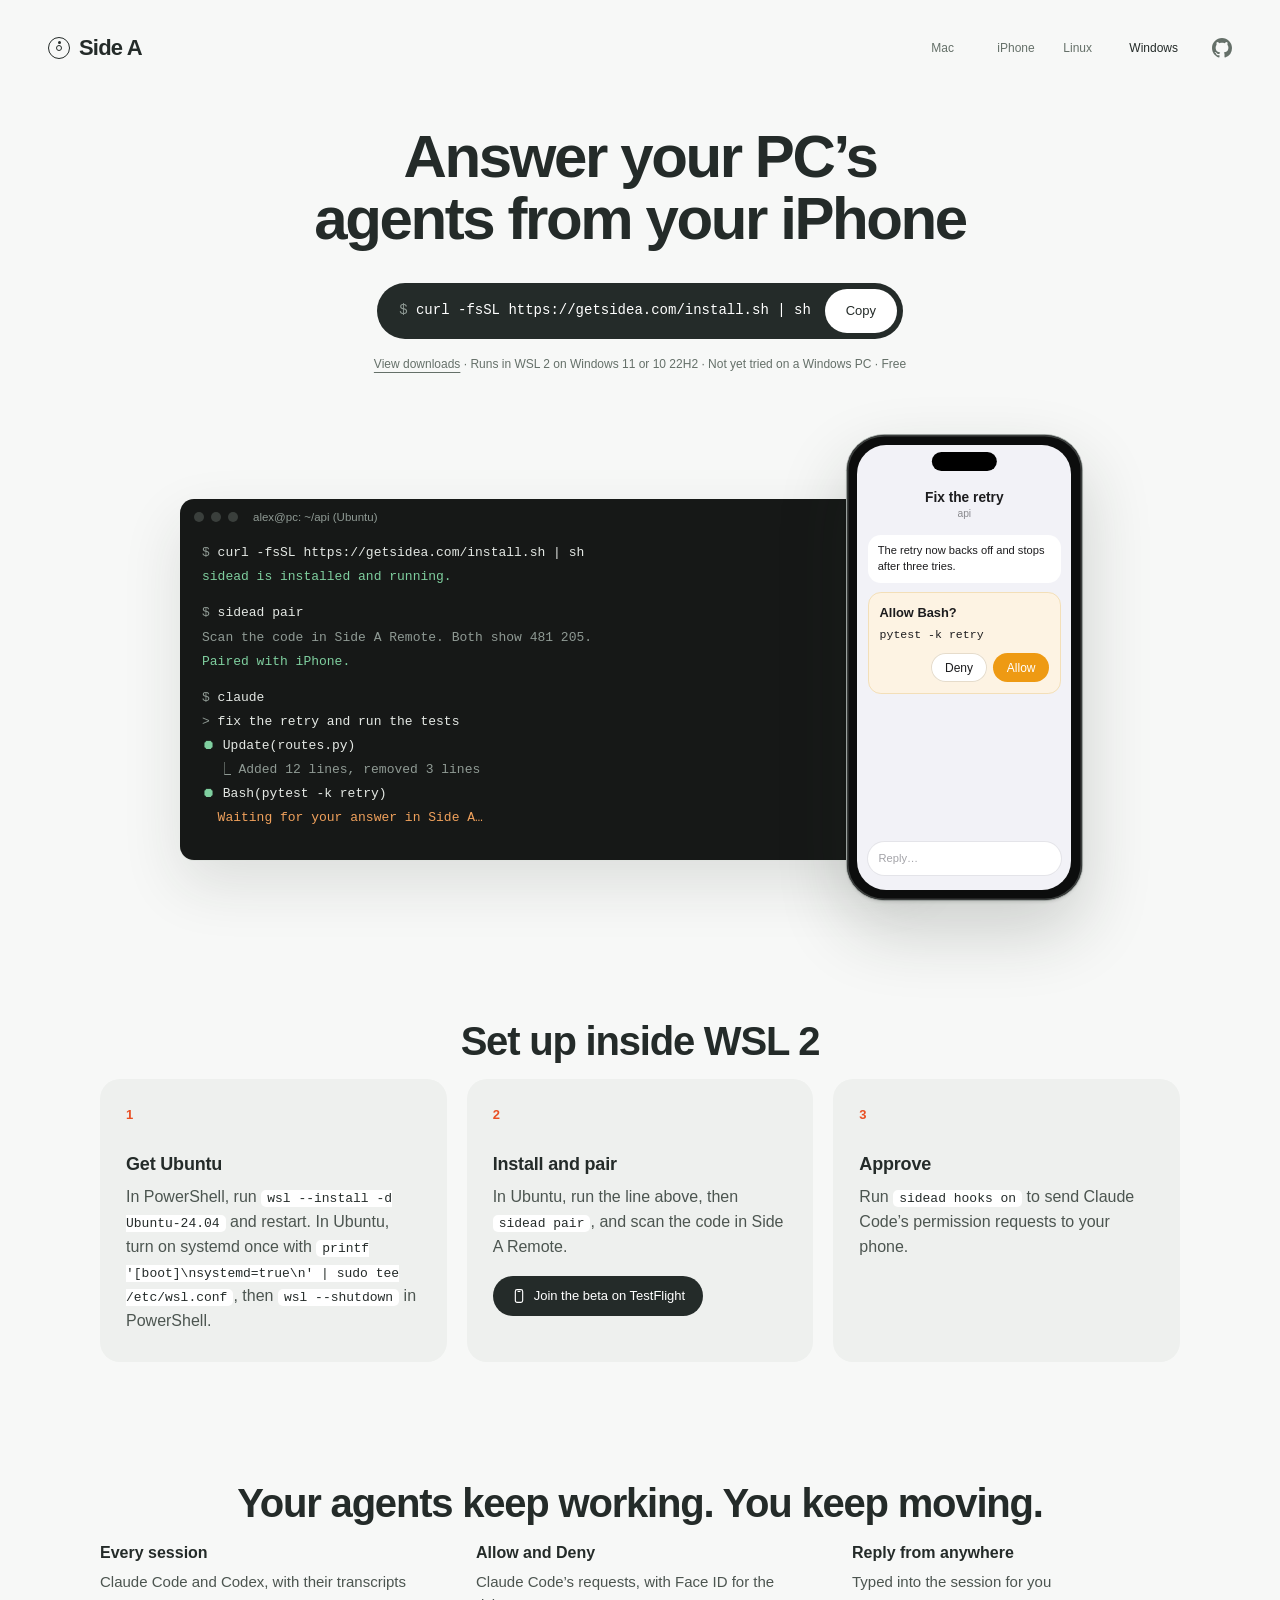
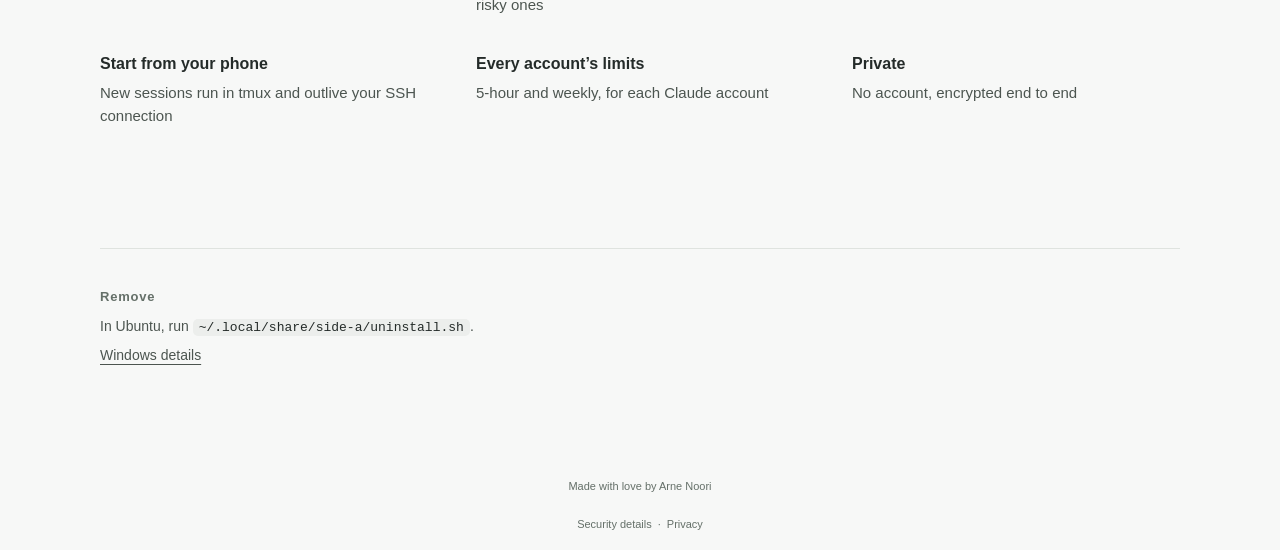
<file: docs/windows/index.html>
<!doctype html>
<html lang="en">
<head>
  <meta charset="UTF-8" />
  <meta name="viewport" content="width=device-width, initial-scale=1" />
  <meta http-equiv="Content-Security-Policy" content="default-src 'self'; script-src 'self'; style-src 'self'; img-src 'self' data:; connect-src 'self' https://api.github.com; font-src 'self'; object-src 'none'; base-uri 'self'; form-action 'none'" />
  <meta name="theme-color" content="#f7f8f7" />
  <meta name="description" content="Run the Side A daemon on Windows through WSL 2 and answer Claude Code and Codex sessions from your iPhone. Preview." />
  <meta property="og:title" content="Side A for Windows: answer Claude Code and Codex from your iPhone" />
  <meta property="og:description" content="Run the Side A daemon on Windows through WSL 2 and answer Claude Code and Codex sessions from your iPhone. Preview." />
  <meta property="og:type" content="website" />
  <meta property="og:image" content="https://getsidea.com/social-windows.jpg" />
  <meta property="og:image:width" content="1200" />
  <meta property="og:image:height" content="630" />
  <meta property="og:image:alt" content="Answer your Windows PC’s agents from your iPhone: a terminal waiting for permission and an iPhone with Allow and Deny" />
  <meta property="og:url" content="https://getsidea.com/windows/" />
  <meta property="og:site_name" content="Side A" />
  <meta name="twitter:card" content="summary_large_image" />
  <meta name="author" content="Arne Noori" />
  <link rel="canonical" href="https://getsidea.com/windows/" />
  <link rel="icon" type="image/svg+xml" href="../favicon.svg" />
  <title>Side A for Windows</title>
  <script type="module" crossorigin src="../assets/release-B8xN-1T0.js"></script>
  <script type="module" crossorigin src="../assets/landing-nYn3jcKg.js"></script>
  <link rel="stylesheet" crossorigin href="../assets/landing-8OSKgYQM.css">
  <link rel="stylesheet" crossorigin href="../assets/style-BMEOJa5C.css">
  <link rel="stylesheet" crossorigin href="../assets/doc-B81mPQ0Q.css">
</head>
<body>
  <div class="page">
    <header>
      <a class="wordmark" href="../" aria-label="Side A home"><span class="disc-mark" aria-hidden="true"></span>Side A</a>
      <nav><a class="quiet-button wide-only" href="../">Mac</a><a class="quiet-button" href="../#remote">iPhone</a><a class="quiet-button" href="../linux/">Linux</a><a class="quiet-button" href="../windows/" aria-current="page">Windows</a><a class="icon-link" href="https://github.com/arnenoori/side-a-source" aria-label="Side A on GitHub" title="GitHub"><svg viewBox="0 0 16 16" aria-hidden="true"><path fill="currentColor" d="M8 0C3.58 0 0 3.58 0 8c0 3.54 2.29 6.53 5.47 7.59.4.07.55-.17.55-.38 0-.19-.01-.82-.01-1.49-2.01.37-2.53-.49-2.69-.94-.09-.23-.48-.94-.82-1.13-.28-.15-.68-.52-.01-.53.63-.01 1.08.58 1.23.82.72 1.21 1.87.87 2.33.66.07-.52.28-.87.51-1.07-1.78-.2-3.64-.89-3.64-3.95 0-.87.31-1.59.82-2.15-.08-.2-.36-1.02.08-2.12 0 0 .67-.21 2.2.82.64-.18 1.32-.27 2-.27.68 0 1.36.09 2 .27 1.53-1.04 2.2-.82 2.2-.82.44 1.1.16 1.92.08 2.12.51.56.82 1.27.82 2.15 0 3.07-1.87 3.75-3.65 3.95.29.25.54.73.54 1.48 0 1.07-.01 1.93-.01 2.2 0 .21.15.46.55.38A8.013 8.013 0 0016 8c0-4.42-3.58-8-8-8z"/></svg></a></nav>
    </header>
    <main class="landing">
      <section class="landing-hero">
        <h1>Answer your PC’s agents from your iPhone</h1>
        <div class="install">
          <pre><code id="install-command">curl -fsSL https://getsidea.com/install.sh | sh</code></pre>
          <button type="button" id="copy-command">Copy</button>
        </div>
        <p class="release"><span id="release-status" role="status">Coming soon</span> · Runs in WSL 2 on Windows 11 or 10 22H2 · Not yet tried on a Windows PC · Free</p>
        <noscript><p><a href="https://github.com/arnenoori/side-a-releases/releases">View available downloads</a></p></noscript>
      </section>

      <section class="demo" aria-hidden="true">
        <div class="terminal">
          <div class="terminal-bar"><i></i><i></i><i></i><span>alex@pc: ~/api (Ubuntu)</span></div>
          <div class="terminal-body">
            <p><span class="dim">$</span> curl -fsSL https://getsidea.com/install.sh | sh</p>
            <p class="ok">sidead is installed and running.</p>
            <p class="gap"><span class="dim">$</span> sidead pair</p>
            <p class="dim">Scan the code in Side A Remote. Both show 481 205.</p>
            <p class="ok">Paired with iPhone.</p>
            <p class="gap"><span class="dim">$</span> claude</p>
            <p><span class="dim">&gt;</span> fix the retry and run the tests</p>
            <p><span class="ok">&#9210;</span> Update(routes.py)</p>
            <p class="dim">&nbsp; &#9151; Added 12 lines, removed 3 lines</p>
            <p><span class="ok">&#9210;</span> Bash(pytest -k retry)</p>
            <p class="wait">&nbsp; Waiting for your answer in Side A&hellip;</p>
          </div>
        </div>
        <div class="handset">
          <div class="handset-screen">
            <p class="title">Fix the retry</p>
            <p class="where">api</p>
            <p class="said">The retry now backs off and stops after three tries.</p>
            <div class="ask">
              <p class="what">Allow Bash?</p>
              <p class="command">pytest -k retry</p>
              <div class="ask-buttons"><span class="deny">Deny</span><span class="allow">Allow</span></div>
            </div>
            <p class="reply">Reply…</p>
          </div>
        </div>
      </section>

      <section aria-labelledby="steps-title">
        <h2 class="landing-head" id="steps-title">Set up inside WSL 2</h2>
        <ol class="landing-steps">
          <li><b>Get Ubuntu</b>In PowerShell, run <code>wsl --install -d Ubuntu-24.04</code> and restart. In Ubuntu, turn on systemd once with <code>printf '[boot]\nsystemd=true\n' | sudo tee /etc/wsl.conf</code>, then <code>wsl --shutdown</code> in PowerShell.</li>
          <li><b>Install and pair</b>In Ubuntu, run the line above, then <code>sidead pair</code>, and scan the code in Side A Remote.<br /><a class="remote-beta" href="https://testflight.apple.com/join/FJEsBYZg" data-remote-beta><svg viewBox="0 0 24 24" aria-hidden="true"><rect x="6.5" y="2.5" width="11" height="19" rx="2.6" /><path d="M10.5 5.2h3" /></svg>Join the beta on TestFlight</a></li>
          <li><b>Approve</b>Run <code>sidead hooks on</code> to send Claude Code’s permission requests to your phone.</li>
        </ol>
      </section>

      <section aria-labelledby="points-title">
        <h2 class="landing-head" id="points-title">Your agents keep working. You keep moving.</h2>
        <ul class="points">
          <li><b>Every session</b>Claude Code and Codex, with their transcripts</li>
          <li><b>Allow and Deny</b>Claude Code’s requests, with Face ID for the risky ones</li>
          <li><b>Reply from anywhere</b>Typed into the session for you</li>
          <li><b>Start from your phone</b>New sessions run in tmux and outlive your SSH connection</li>
          <li><b>Every account’s limits</b>5-hour and weekly, for each Claude account</li>
          <li><b>Private</b>No account, encrypted end to end</li>
        </ul>
      </section>

      <section class="facts">
        <div id="packages" hidden>
          <h3>Packages</h3>
          <ul>
            <li>x86-64: <a data-package="amd64-tarball" href="https://github.com/arnenoori/side-a-releases/releases">.tar.gz</a> · <a data-package="amd64-deb" href="https://github.com/arnenoori/side-a-releases/releases">.deb</a></li>
            <li>arm64: <a data-package="arm64-tarball" href="https://github.com/arnenoori/side-a-releases/releases">.tar.gz</a> · <a data-package="arm64-deb" href="https://github.com/arnenoori/side-a-releases/releases">.deb</a></li>
            <li><a data-package="checksums" href="https://github.com/arnenoori/side-a-releases/releases">SHA-256 sums</a></li>
          </ul>
        </div>
        <div>
          <h3>Remove</h3>
          <p>In Ubuntu, run <code>~/.local/share/side-a/uninstall.sh</code>.</p>
          <p><a href="https://github.com/arnenoori/side-a-source/blob/main/docs/ports/windows.md">Windows details</a></p>
        </div>
      </section>
    </main>
    <footer><a href="https://arne.ai">Made with love by Arne Noori</a><p class="fine"><a href="https://github.com/arnenoori/side-a-source/blob/main/SECURITY.md">Security details</a> · <a href="../privacy/">Privacy</a></p></footer>
  </div>
</body>
</html>
</file>
<file: docs/assets/main-foANFZsY.css>
.fx-veil,.fx-layer{pointer-events:none;width:100%;height:100%;position:fixed;inset:0}.fx-veil{z-index:1000;opacity:0;background:#1c1c1e33}.fx-layer{z-index:1001}[data-love-egg]{--love:0;--bubble-h:28px;z-index:1002;-webkit-touch-callout:none;-webkit-user-select:none;user-select:none;justify-content:center;align-items:center;transition:scale .25s cubic-bezier(.2,.8,.2,1);display:inline-flex;position:relative}[data-love-egg].pressing{transition:scale .7s cubic-bezier(.3,0,.2,1);scale:.95}[data-love-egg].loving{color:color-mix(in srgb, #fff calc(var(--love) * 100%), var(--muted));transform:translateY(calc(var(--love) * -8px))}.love-bubble{box-sizing:border-box;height:var(--bubble-h);margin:calc(var(--bubble-h) / -2) -12px;border-radius:calc(var(--bubble-h) / 2);white-space:nowrap;align-items:center;padding:0 12px;line-height:1;display:inline-flex;position:relative}.love-text{text-box:trim-both cap alphabetic;text-box-trim:trim-both;text-box-edge:cap alphabetic;translate:0 var(--ink-shift,0px);line-height:1;display:block}.pressing .love-bubble:before{content:"";z-index:-1;border-radius:inherit;opacity:.16;background:#0a7cff;animation:.7s ease-in both love-press;position:absolute;inset:0}@keyframes love-press{0%{opacity:0}}.loving .love-bubble:before{content:"";z-index:-1;border-radius:inherit;opacity:var(--love);transform:scale(calc(.8 + .2 * var(--love)));background:linear-gradient(#2b8dff,#0a7cff);position:absolute;inset:0;box-shadow:0 4px 14px #0a7cff40}.loving .love-bubble:after{content:"Send with love";letter-spacing:.06em;text-transform:uppercase;color:#8e8e93;opacity:var(--love);white-space:nowrap;margin-right:-.06em;font-size:8.5px;font-weight:600;line-height:1;position:absolute;bottom:calc(100% + 5px);right:0}.heart-grab,.heart-grab *{cursor:grab!important}.heart-grabbing,.heart-grabbing *{-webkit-user-select:none;user-select:none;cursor:grabbing!important}
</file>
<file: docs/assets/style-BMEOJa5C.css>
:root{color:#242b29;font-synthesis:none;--ink:#242b29;--muted:#657069;--line:#dfe3df;--orange:#e94f24;--ease-out:cubic-bezier(.23, 1, .32, 1);--lightningcss-light:initial;--lightningcss-dark: ;color-scheme:light;-webkit-font-smoothing:antialiased;background:#f7f8f7;font-family:-apple-system,BlinkMacSystemFont,Helvetica Neue,sans-serif}::selection{color:var(--ink);background:#e94f2438}img,canvas{-webkit-user-drag:none;-webkit-user-select:none;user-select:none}*{box-sizing:border-box}body{margin:0}button,a{-webkit-tap-highlight-color:transparent;touch-action:manipulation}button{font:inherit;color:inherit;cursor:pointer}a{color:inherit;text-underline-offset:4px}button:focus-visible,a:focus-visible,canvas:focus-visible,summary:focus-visible{outline:2px solid var(--orange);outline-offset:5px}button:active,.download:active{transform:scale(.97)}button,.download{transition:color .12s ease, background-color .12s ease, transform .16s var(--ease-out)}.page{flex-direction:column;width:min(1440px,100%);min-height:100svh;margin:auto;padding:26px 48px 16px;display:flex}header{justify-content:space-between;align-items:center;min-height:44px;display:flex}.wordmark{letter-spacing:-.8px;align-items:center;gap:9px;font-size:22px;font-weight:600;text-decoration:none;display:flex}.disc-mark{width:22px;height:22px;transition:transform .3s var(--ease-out);border:1.5px solid;border-radius:50%;position:relative}.disc-mark:before{content:"";background:currentColor;border-radius:50%;width:3px;height:3px;margin-left:-1.5px;position:absolute;top:3px;left:50%}.disc-mark:after{content:"";border:1.5px solid;border-radius:50%;position:absolute;inset:7px}.quiet-button,footer a{background:0 0;border:0;min-width:44px;min-height:44px;padding:10px 0;font-size:12px}main{flex-direction:column;flex:1;justify-content:center;align-items:center;padding:20px 0;display:flex}.stage{width:min(800px,100%);height:clamp(300px,60svh,580px);position:relative}.stage canvas{touch-action:pan-y;opacity:0;width:100%;height:100%;transition:opacity .2s var(--ease-out);display:block}.stage.ready canvas{opacity:1}.fallback{object-fit:contain;pointer-events:none;width:85%;height:100%;position:absolute;top:0;left:7.5%}.stage.ready .fallback{visibility:hidden;transition:visibility 0s .22s}@view-transition{navigation:auto}::view-transition-group(root){animation-duration:.18s;animation-timing-function:var(--ease-out)}header{view-transition-name:header}.download-area{text-align:center;padding:20px 0 8px}.download{background:var(--ink);color:#fff;border-radius:30px;justify-content:center;align-items:center;gap:10px;min-width:192px;min-height:48px;padding:14px 24px;font-size:13px;font-weight:500;text-decoration:none;display:inline-flex}@media (hover:hover) and (pointer:fine){.download:hover{background:#3b4540}}.download[aria-disabled=true]{color:#747c77;cursor:default;background:#e6e9e6}.requirements{color:var(--muted);margin:14px 0 0;font-size:11px}.also{color:var(--muted);margin:14px 0 0;font-size:12px}footer{color:var(--muted);flex-direction:column;align-items:center;display:flex}footer .fine{align-items:center;gap:6px;margin:0;font-size:11px;display:flex}footer .fine a,footer .fine .text-button{min-width:0;min-height:0;color:inherit;cursor:pointer;padding:4px 0;font-size:11px;text-decoration:none}footer a{font-size:11px;text-decoration:none}.text-button{font:inherit;text-underline-offset:4px;background:0 0;border:0;padding:0;text-decoration:underline}@media (hover:hover) and (pointer:fine){footer a:hover,footer .text-button:hover,.quiet-button:hover,.icon-link:hover{color:var(--ink)}}dialog{color:var(--ink);background:#fafbf9;border:1px solid #e0e4df;border-radius:22px;width:min(390px,100% - 32px);max-height:calc(100svh - 48px);padding:32px;overflow-y:auto;box-shadow:0 24px 90px #20282024}dialog::backdrop{-webkit-backdrop-filter:blur(8px);backdrop-filter:blur(8px);background:#20282030}dialog[open]{opacity:1;transition:opacity .2s var(--ease-out), transform .2s var(--ease-out);transform:none}dialog[open]::backdrop{opacity:1;transition:opacity .2s var(--ease-out)}@starting-style{dialog[open]{opacity:0;transform:scale(.96)}dialog[open]::backdrop{opacity:0}}dialog h2{letter-spacing:-.8px;margin:0 0 28px;font-size:26px;font-weight:600}dialog p{color:#626b65;font-size:13px;line-height:1.6}.dialog-link{margin:20px 0 0}.close{background:0 0;border:0;width:44px;height:44px;font-size:25px;position:absolute;top:12px;right:12px}.steps{counter-reset:step;margin:0 0 28px;padding:0;list-style:none}.steps li{align-items:baseline;gap:16px;margin:22px 0;font-size:14px;line-height:1.5;display:flex}.steps li:before{counter-increment:step;content:counter(step);color:var(--muted);font-variant-numeric:tabular-nums;font-size:12px}details{border-top:1px solid var(--line);padding-top:8px;font-size:12px}summary{cursor:pointer;min-height:44px;color:var(--muted);align-content:center;display:list-item}.sr-only{clip:rect(0,0,0,0);white-space:nowrap;border:0;width:1px;height:1px;margin:-1px;padding:0;position:absolute;overflow:hidden}@media (width<=600px){.page{padding:18px 22px 10px}.wordmark{font-size:20px}main{padding:24px 0}.stage{width:100%;height:clamp(300px,53svh,470px)}.download-area{padding-top:22px}dialog{padding:28px}}@media (prefers-reduced-motion:reduce){button:active,.download:active{transform:none}@starting-style{dialog[open]{transform:none}}*{scroll-behavior:auto!important}}nav{align-items:center;gap:22px;display:flex}.icon-link{min-width:44px;min-height:44px;color:var(--muted);justify-content:center;align-items:center;margin-right:-12px;display:inline-flex}.icon-link svg{width:20px;height:20px}.quiet-button{color:var(--muted);align-items:center;line-height:1;text-decoration:none;display:inline-flex}.title{text-align:center;max-width:640px;padding:8px 0 0}.title h1{letter-spacing:-.035em;text-wrap:balance;margin:0;font-size:clamp(30px,4.4vw,48px);font-weight:600;line-height:1.06}.title p{color:var(--muted);text-wrap:balance;max-width:470px;margin:14px auto 0;font-size:clamp(15px,1.5vw,18px);line-height:1.45}.stage{height:clamp(280px,50svh,520px)}.intro{flex-direction:column;justify-content:center;align-items:center;width:100%;min-height:calc(100svh - 90px);display:flex}.scroll-cue{width:44px;height:44px;color:var(--muted);border-radius:50%;place-items:center;margin:4px auto 0;display:grid}@media (hover:hover) and (pointer:fine){.scroll-cue:hover{color:var(--ink);background:#eceeec}}#how{scroll-margin-top:12px}@media (prefers-reduced-motion:no-preference){html{scroll-behavior:smooth}}
</file>
<file: docs/assets/landing-8OSKgYQM.css>
main.landing{width:min(1080px,100%);margin:0 auto;padding:56px 0 96px;display:block}.landing section{margin:0 0 120px}.landing section:last-child{margin-bottom:0}.landing h1{letter-spacing:-.04em;text-wrap:balance;max-width:16em;margin:0 auto 32px;font-size:clamp(36px,5.4vw,60px);font-weight:650;line-height:1.04}.landing h2{letter-spacing:-.03em;text-wrap:balance;margin:0 0 16px;font-size:clamp(28px,3.4vw,40px);font-weight:600;line-height:1.08}.landing p,.landing li{color:#4c5550;font-size:16px;line-height:1.55}.landing code{color:var(--ink);background:#eceeec;border-radius:5px;padding:1px 6px;font:13px/1.5 ui-monospace,SF Mono,Menlo,monospace}.landing .tag{letter-spacing:0;color:#4c5550;vertical-align:.5em;background:#eceeec;border-radius:11px;margin-left:10px;padding:3px 10px;font-size:12px;font-weight:500}.landing-hero{text-align:center}.landing section.landing-hero{margin-bottom:72px}.install{background:var(--ink);text-align:left;border-radius:30px;align-items:center;gap:14px;max-width:100%;padding:6px 6px 6px 22px;display:inline-flex}.install pre{scrollbar-width:none;min-width:0;margin:0;overflow-x:auto}.landing .install code{color:#fff;white-space:pre;background:0 0;padding:0;font-size:14px}.install code:before{content:"$ ";color:#8f9a94}.install button{min-width:72px;min-height:44px;color:var(--ink);background:#fff;border:0;border-radius:22px;flex:none;padding:0 16px;font-size:13px;font-weight:500}.landing .release{color:var(--muted);margin:16px 0 0;font-size:12px}.landing .release a{color:inherit}.demo{width:min(920px,100%);padding:5% 0 40px;position:relative}.landing section.demo{margin-left:auto;margin-right:auto}.terminal{width:80%;box-shadow:0 1px 0 var(--line), 0 24px 60px #2028201f;text-align:left;background:#161817;border-radius:14px;overflow:hidden}.terminal-bar{color:#8f9a94;align-items:center;gap:7px;height:36px;padding:0 14px;font-size:11.5px;display:flex}.terminal-bar i{background:#3a3f3c;border-radius:50%;width:10px;height:10px}.terminal-bar span{white-space:nowrap;text-overflow:ellipsis;margin-left:8px;overflow:hidden}.terminal-body{color:#e4e8e4;padding:6px 22px 30px;font:13px/1.85 ui-monospace,SF Mono,Menlo,monospace}.landing .terminal-body p{font:inherit;color:inherit;white-space:nowrap;text-overflow:ellipsis;margin:0;overflow:hidden}.landing .terminal-body .dim{color:#8f9a94}.landing .terminal-body .ok{color:#7fcf9f}.landing .terminal-body .wait{color:#f0a15c}.landing .terminal-body .gap{margin-top:12px}.handset{background:#0c0d0d;border-radius:16%/7.6%;width:25.5%;padding:1.1%;position:absolute;bottom:0;right:2%;box-shadow:inset 0 0 0 1.5px #3a3d3c,0 0 0 1px #9aa09d,0 2px 3px #20282026,0 30px 70px #20282033;container-type:inline-size}.handset-screen{aspect-ratio:1206/2500;text-align:left;background:#f2f2f7;border-radius:13.6%/6.5%;padding:17cqw 5cqw 0;position:relative;overflow:hidden}.handset-screen:before{content:"";aspect-ratio:126/37;background:#000;border-radius:99px;width:30%;position:absolute;top:3.2cqw;left:50%;transform:translate(-50%)}.landing .handset p{color:#1c1c1e;margin:0}.landing .handset .title{text-align:center;font-size:6.4cqw;font-weight:600;line-height:1.2}.landing .handset .where{text-align:center;color:#8a8a8e;margin-bottom:6cqw;font-size:4.8cqw}.landing .handset .said{background:#fff;border-radius:6cqw;margin-bottom:4cqw;padding:4cqw 4.6cqw;font-size:5.2cqw;line-height:1.4}.ask{background:#fdf3e3;border:1px solid #f3dfb8;border-radius:6cqw;padding:5cqw}.landing .ask .what{font-size:6cqw;font-weight:600}.landing .ask .command{margin:1.5cqw 0 5cqw;font:5.4cqw/1.4 ui-monospace,SF Mono,Menlo,monospace}.ask-buttons{justify-content:flex-end;gap:3cqw;display:flex}.ask-buttons span{text-align:center;border-radius:99px;min-width:26cqw;padding:3.4cqw 0;font-size:5.6cqw;font-weight:500}.ask-buttons .deny{color:#1c1c1e;background:#fff;box-shadow:inset 0 0 0 1px #e6dccb}.ask-buttons .allow{color:#fff;background:#ee9a13}.landing .handset .reply{color:#a3a3a8;background:#fff;border-radius:99px;padding:3.6cqw 5cqw;font-size:5.2cqw;position:absolute;bottom:7cqw;left:5cqw;right:5cqw;box-shadow:0 0 0 1px #0000000f}.landing-steps{counter-reset:step;grid-template-columns:repeat(3,minmax(0,1fr));gap:20px;margin:0;padding:0;list-style:none;display:grid}.landing-steps li{counter-increment:step;background:#eef0ee;border-radius:20px;padding:26px 26px 28px}.landing-steps li:before{content:counter(step);color:var(--orange);font-variant-numeric:tabular-nums;margin-bottom:26px;font-size:13px;font-weight:600;display:block}.landing-steps b{letter-spacing:-.01em;color:var(--ink);margin-bottom:6px;font-size:18px;font-weight:600;display:block}.landing-steps code{overflow-wrap:anywhere;background:#fff}.landing-steps .remote-beta,.landing-steps .remote-soon,.landing-steps .remote-store{justify-content:center;align-items:center;min-height:40px;margin:16px 0 0;display:inline-flex}.landing-steps .remote-beta,.landing-steps .remote-soon{border-radius:20px;gap:7px;padding:0 18px;font-size:13px;font-weight:500;line-height:1;text-decoration:none}.landing-steps .remote-beta{background:var(--ink);color:#fff}.landing-steps .remote-soon{color:#4c5550;background:#fff}@media (hover:hover) and (pointer:fine){.landing-steps .remote-beta:hover{background:#3b4540}}.landing-steps .remote-beta svg,.landing-steps .remote-soon svg{fill:none;stroke:currentColor;stroke-width:1.7px;stroke-linecap:round;width:16px;height:16px}.landing-steps .remote-store img{width:auto;height:40px;display:block}.landing-head{text-align:center;margin:0 0 44px}.points{grid-template-columns:repeat(3,minmax(0,1fr));gap:36px 48px;margin:0;padding:0;list-style:none;display:grid}.points li{font-size:15px}.points b{color:var(--ink);margin-bottom:4px;font-size:16px;font-weight:600;display:block}.facts{border-top:1px solid var(--line);grid-template-columns:repeat(2,minmax(0,1fr));gap:40px 48px;padding-top:40px;display:grid}.facts h3{letter-spacing:.06em;color:var(--muted);margin:0 0 12px;font-size:13px;font-weight:600}.facts ul{margin:0;padding:0;list-style:none}.landing .facts li,.landing .facts p{margin:0 0 8px;font-size:14px;line-height:1.5}@media (width<=820px){.landing section{margin-bottom:88px}.landing-steps,.points,.facts{grid-template-columns:minmax(0,1fr)}.landing-steps li:before{margin-bottom:14px}.points{gap:24px}}@media (width<=600px){main.landing{padding:36px 0 72px}.install{gap:8px;padding-left:16px}.landing .install code{font-size:12px}.demo{padding-top:0}.landing section.landing-hero{margin-bottom:48px}.terminal{width:94%}.terminal-body{padding:4px 14px 22px;font-size:9.5px}.handset{width:40%;right:0}}header nav [aria-current=page]{color:var(--ink)}@media (width<=600px){header nav{gap:14px}header nav .wide-only{display:none}}
</file>
<file: docs/assets/doc-B81mPQ0Q.css>
main.doc{width:min(680px,100%);margin:0 auto;padding:64px 0 96px;display:block}.doc h1{letter-spacing:-.035em;text-wrap:balance;margin:0 0 18px;font-size:clamp(30px,4.4vw,44px);font-weight:600;line-height:1.06}.doc h2{letter-spacing:-.02em;margin:56px 0 14px;font-size:22px;font-weight:600;line-height:1.2}.doc h3{margin:28px 0 6px;font-size:16px;font-weight:600}.doc p,.doc li,.doc dd{color:#4c5550;font-size:16px;line-height:1.6}.doc p{margin:0 0 14px}.doc .lead{color:var(--ink);font-size:19px;line-height:1.5}.doc .updated{color:var(--muted);font-size:13px}.doc ul{margin:0 0 14px;padding-left:20px}.doc li{margin:6px 0}.doc b,.doc strong{color:var(--ink);font-weight:600}.doc .requirements{margin:0 0 22px;font-size:13px}.doc .steps li{color:#4c5550;font-size:16px}.doc dl{margin:0}.doc dt{color:var(--ink);margin:22px 0 4px;font-size:16px;font-weight:600}.doc dd{margin:0}.doc dl+p{margin-top:28px}.doc .actions{flex-wrap:wrap;align-items:center;gap:12px;margin:8px 0 24px;display:flex}.doc .remote-soon,.doc .remote-store,.doc .remote-beta{justify-content:center;align-items:center;min-height:40px;margin:0;display:inline-flex}.doc .remote-soon{color:#4c5550;background:#eceeec;border-radius:20px;gap:7px;padding:0 16px;font-size:13px;font-weight:500;line-height:1}.doc .remote-beta{background:var(--ink);color:#fff;border-radius:20px;gap:7px;padding:0 18px;font-size:13px;font-weight:500;line-height:1;text-decoration:none}@media (hover:hover) and (pointer:fine){.doc .remote-beta:hover{background:#3b4540}}.doc .remote-soon svg,.doc .remote-beta svg{fill:none;stroke:currentColor;stroke-width:1.7px;stroke-linecap:round;width:16px;height:16px}.doc .remote-store img{width:auto;height:40px;display:block}.doc .download{min-width:0}@media (width<=600px){main.doc{padding:40px 0 72px}.doc h2{margin-top:44px}}
</file>
